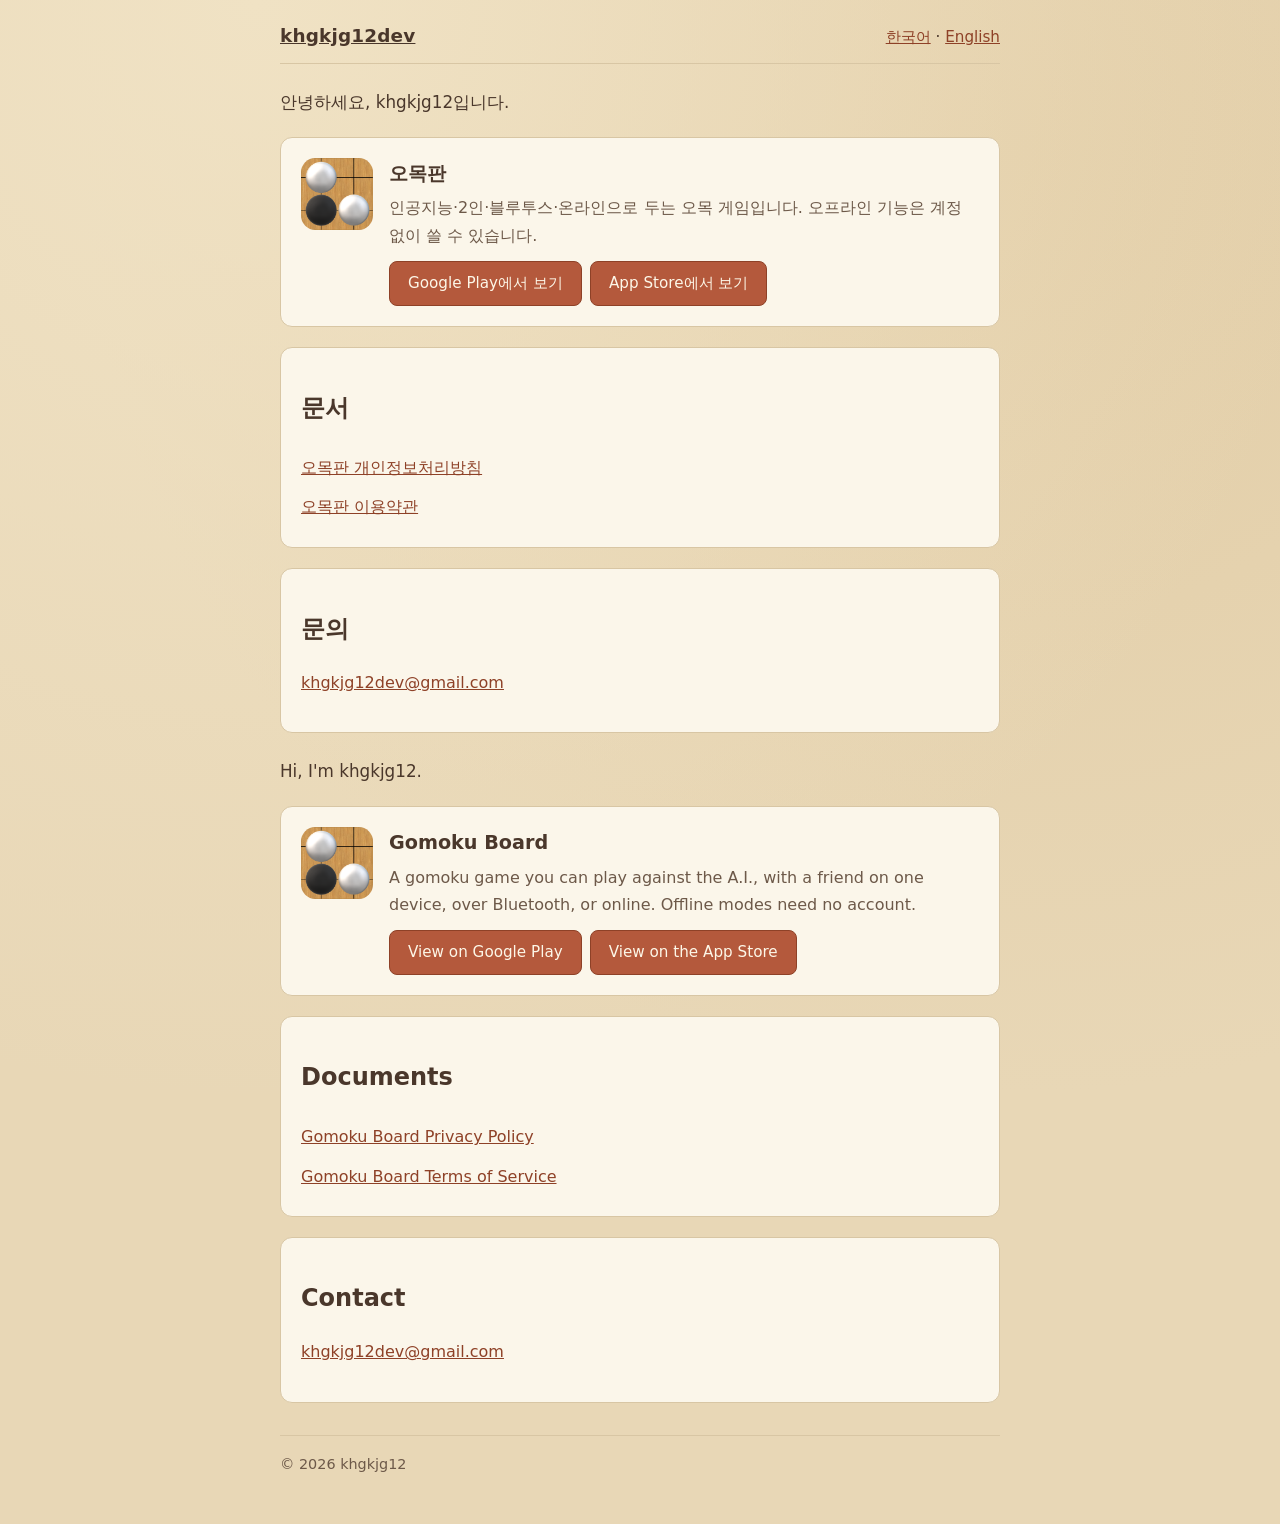
<file: index.html>
<!doctype html>
<html lang="ko">
  <head>
    <meta charset="utf-8" />
    <meta name="viewport" content="width=device-width, initial-scale=1" />
    <title>khgkjg12dev</title>
    <meta
      name="description"
      content="khgkjg12의 개발자 홈. 안드로이드 오목 게임 '오목판'과 개인정보처리방침·이용약관을 안내합니다."
    />
    <link rel="icon" href="assets/gomoku-icon.png" />
    <link rel="stylesheet" href="style.css" />
  </head>
  <body>
    <div class="wrap">
      <header class="site-head">
        <p class="site-title"><a href="/">khgkjg12dev</a></p>
        <nav class="lang-nav">
          <a href="#ko">한국어</a> · <a href="#en">English</a>
        </nav>
      </header>

      <main>
        <section id="ko" lang="ko">
          <p class="intro">안녕하세요, khgkjg12입니다.</p>

          <section class="card app-card">
            <img src="assets/gomoku-icon.png" alt="오목판 앱 아이콘" width="72" height="72" />
            <div>
              <h2>오목판</h2>
              <p>
                인공지능·2인·블루투스·온라인으로 두는 오목 게임입니다. 오프라인
                기능은 계정 없이 쓸 수 있습니다.
              </p>
              <div class="store-buttons">
                <a
                  class="button"
                  href="https://play.google.com/store/apps/details?id=com.khgkjg12.gomoku"
                  >Google Play에서 보기</a
                >
                <a
                  class="button"
                  href="https://apps.apple.com/app/id6825768193"
                  >App Store에서 보기</a
                >
              </div>
            </div>
          </section>

          <section class="card">
            <h2>문서</h2>
            <ul class="links">
              <li><a href="/gomoku/privacy/">오목판 개인정보처리방침</a></li>
              <li><a href="/gomoku/terms/">오목판 이용약관</a></li>
            </ul>
          </section>

          <section class="card contact">
            <h2>문의</h2>
            <p>
              <a href="mailto:khgkjg12dev@gmail.com">khgkjg12dev@gmail.com</a>
            </p>
          </section>
        </section>

        <section id="en" lang="en">
          <p class="intro">Hi, I'm khgkjg12.</p>

          <section class="card app-card">
            <img src="assets/gomoku-icon.png" alt="Gomoku Board app icon" width="72" height="72" />
            <div>
              <h2>Gomoku Board</h2>
              <p>
                A gomoku game you can play against the A.I., with a friend on
                one device, over Bluetooth, or online. Offline modes need no
                account.
              </p>
              <div class="store-buttons">
                <a
                  class="button"
                  href="https://play.google.com/store/apps/details?id=com.khgkjg12.gomoku"
                  >View on Google Play</a
                >
                <a
                  class="button"
                  href="https://apps.apple.com/app/id6825768193"
                  >View on the App Store</a
                >
              </div>
            </div>
          </section>

          <section class="card">
            <h2>Documents</h2>
            <ul class="links">
              <li><a href="/gomoku/privacy/#en">Gomoku Board Privacy Policy</a></li>
              <li><a href="/gomoku/terms/#en">Gomoku Board Terms of Service</a></li>
            </ul>
          </section>

          <section class="card contact">
            <h2>Contact</h2>
            <p>
              <a href="mailto:khgkjg12dev@gmail.com">khgkjg12dev@gmail.com</a>
            </p>
          </section>
        </section>
      </main>

      <footer class="site-foot">© 2026 khgkjg12</footer>
    </div>
  </body>
</html>
</file>
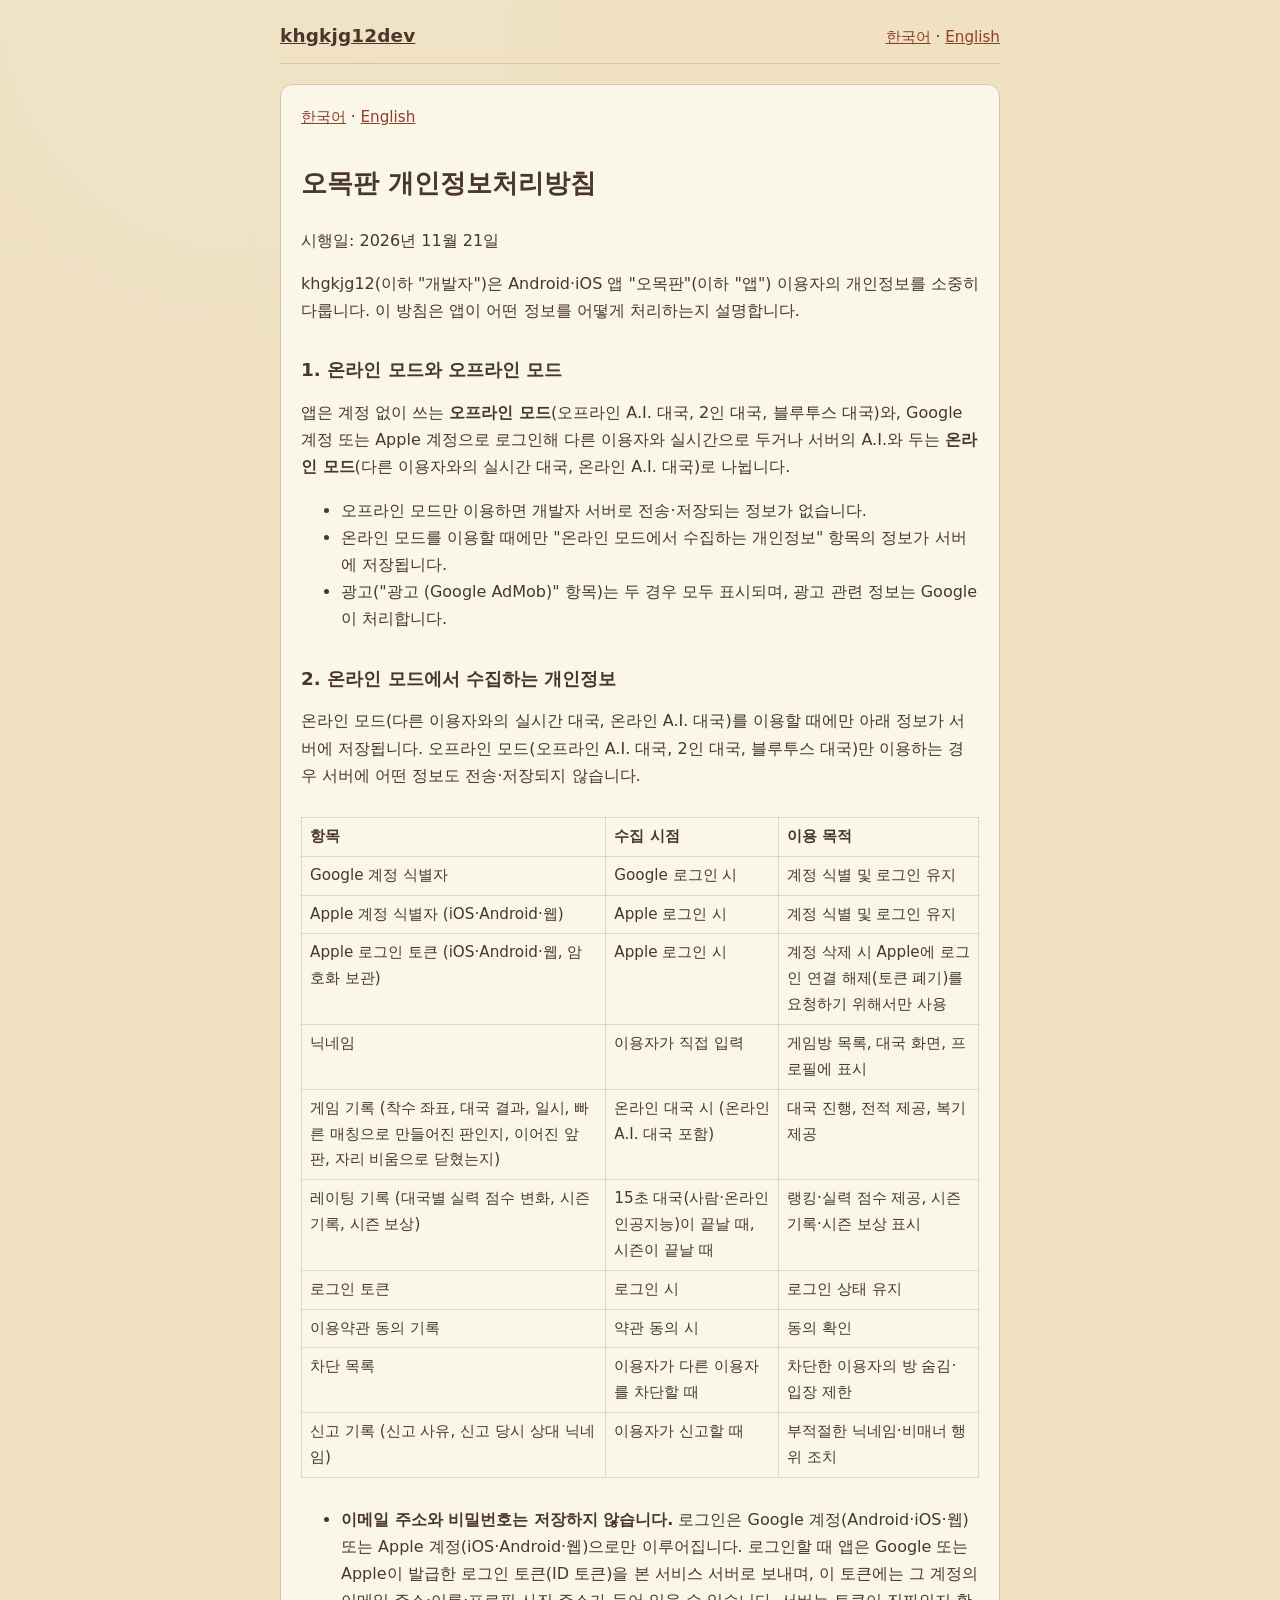
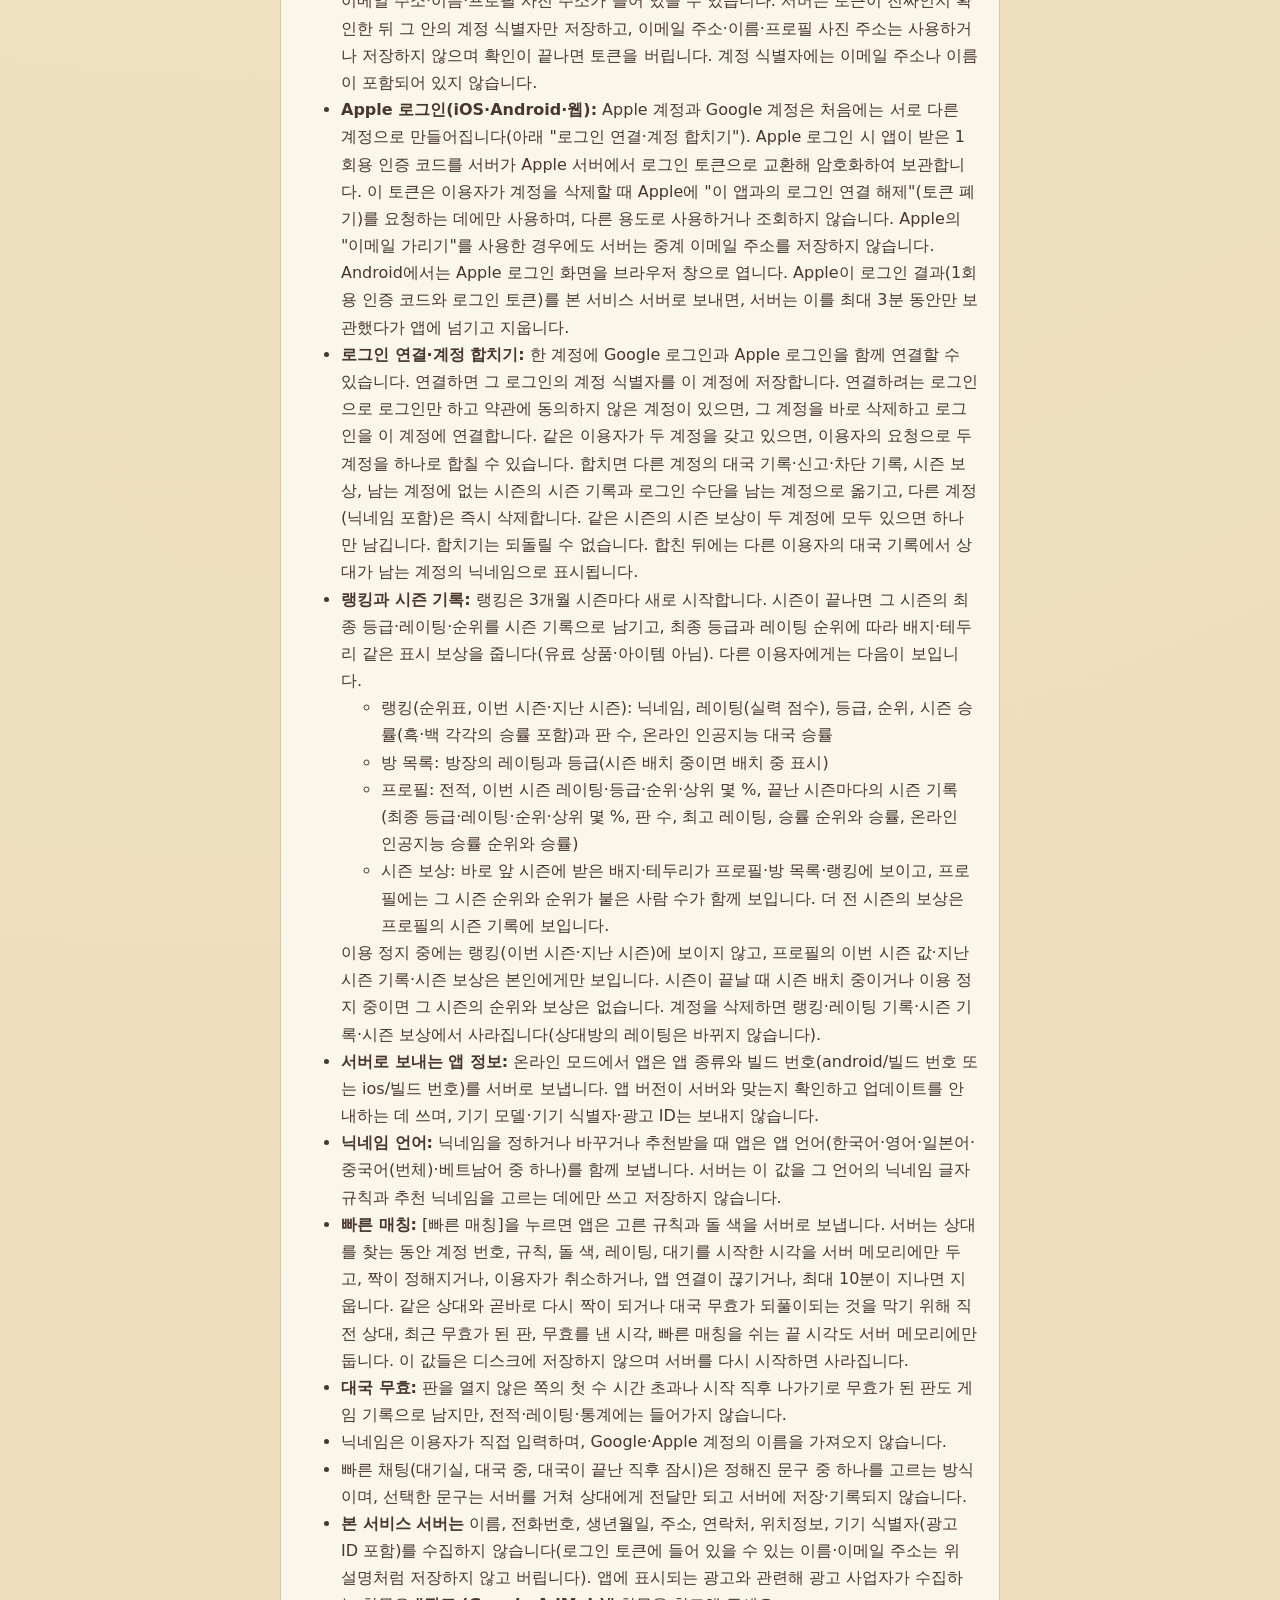
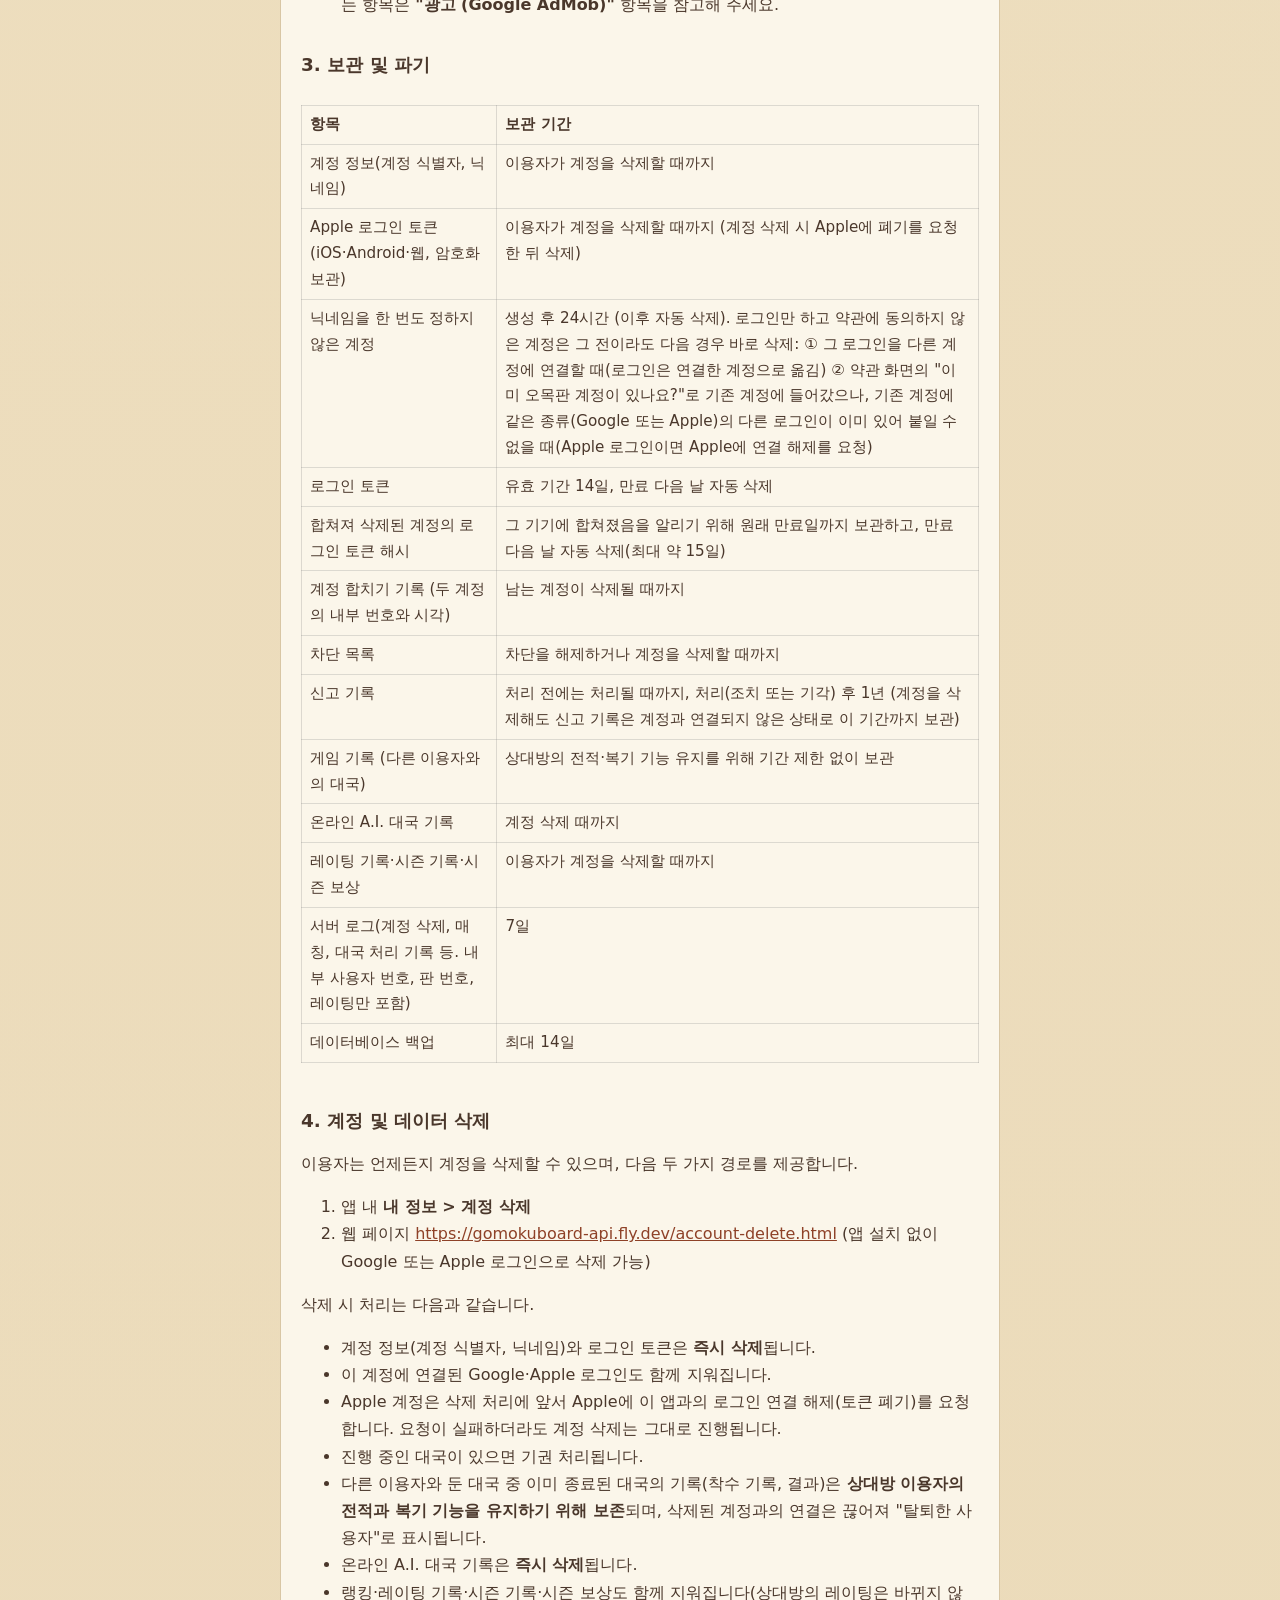
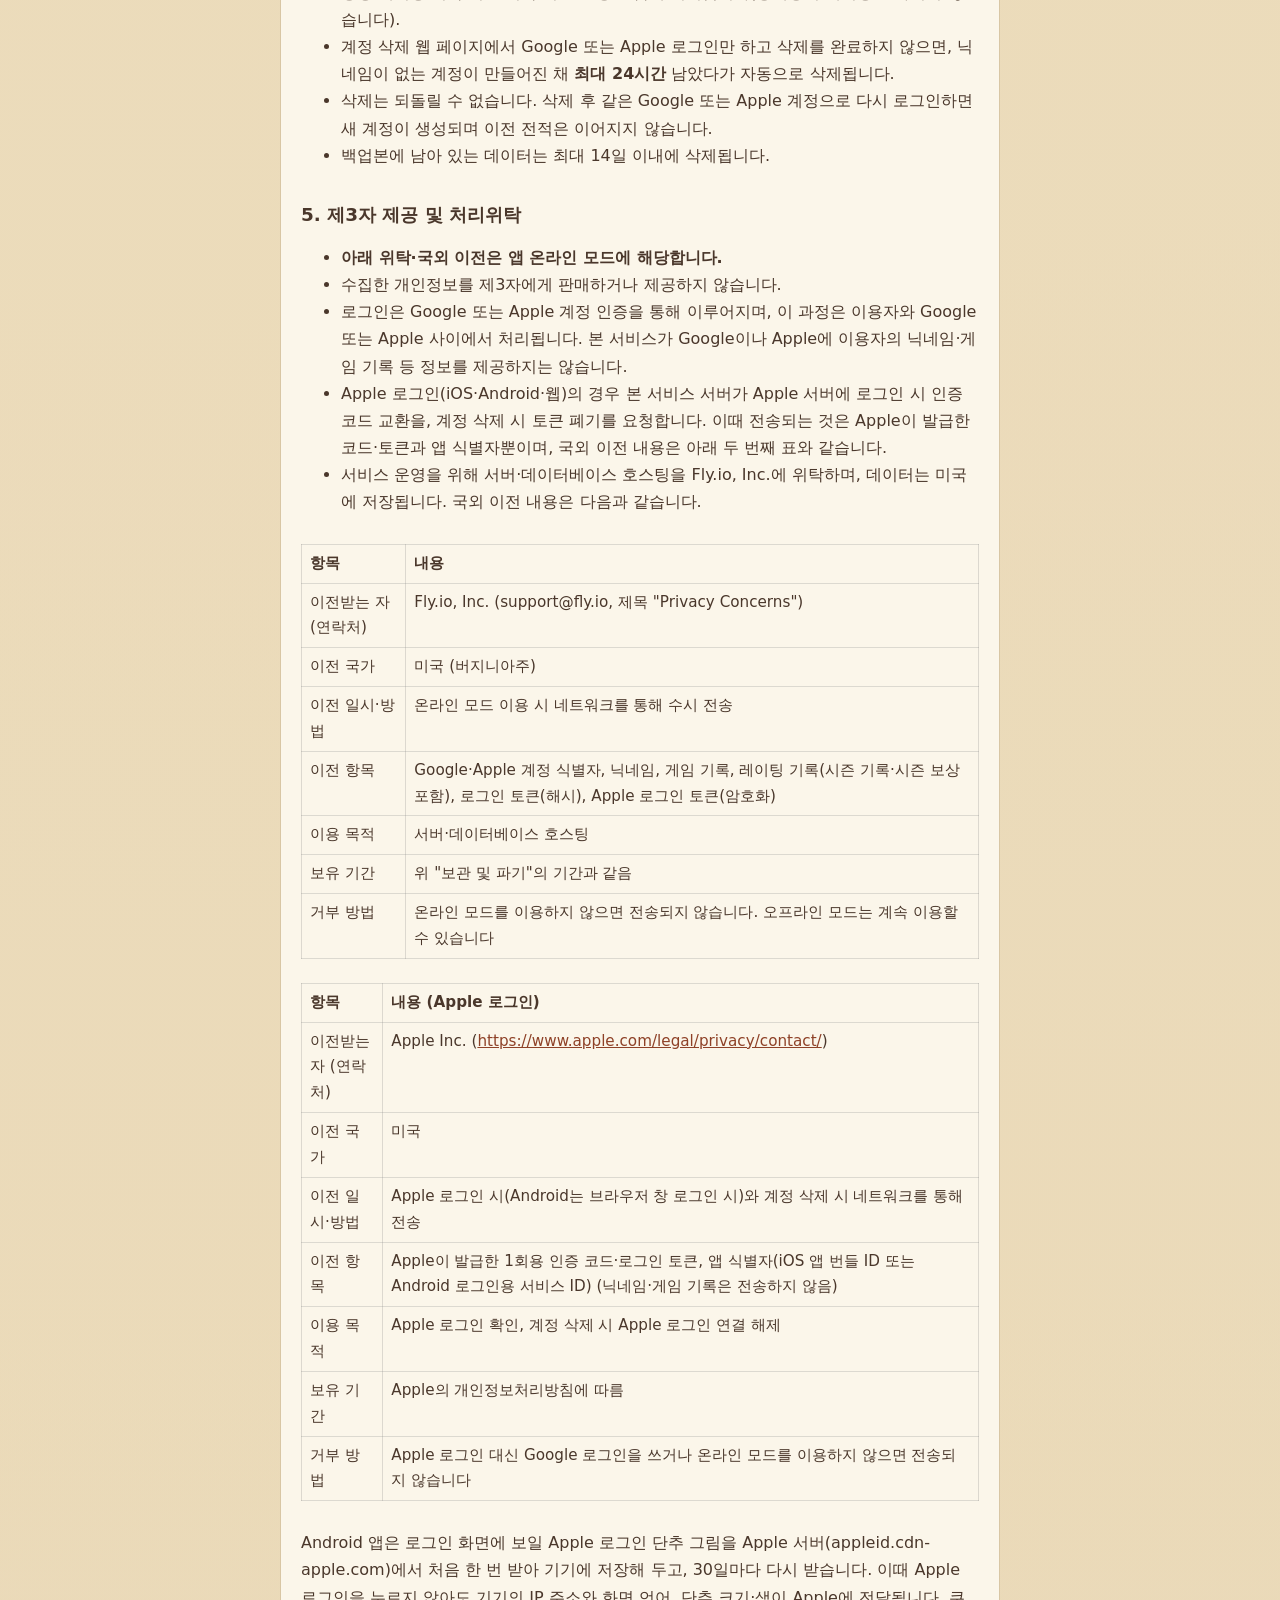
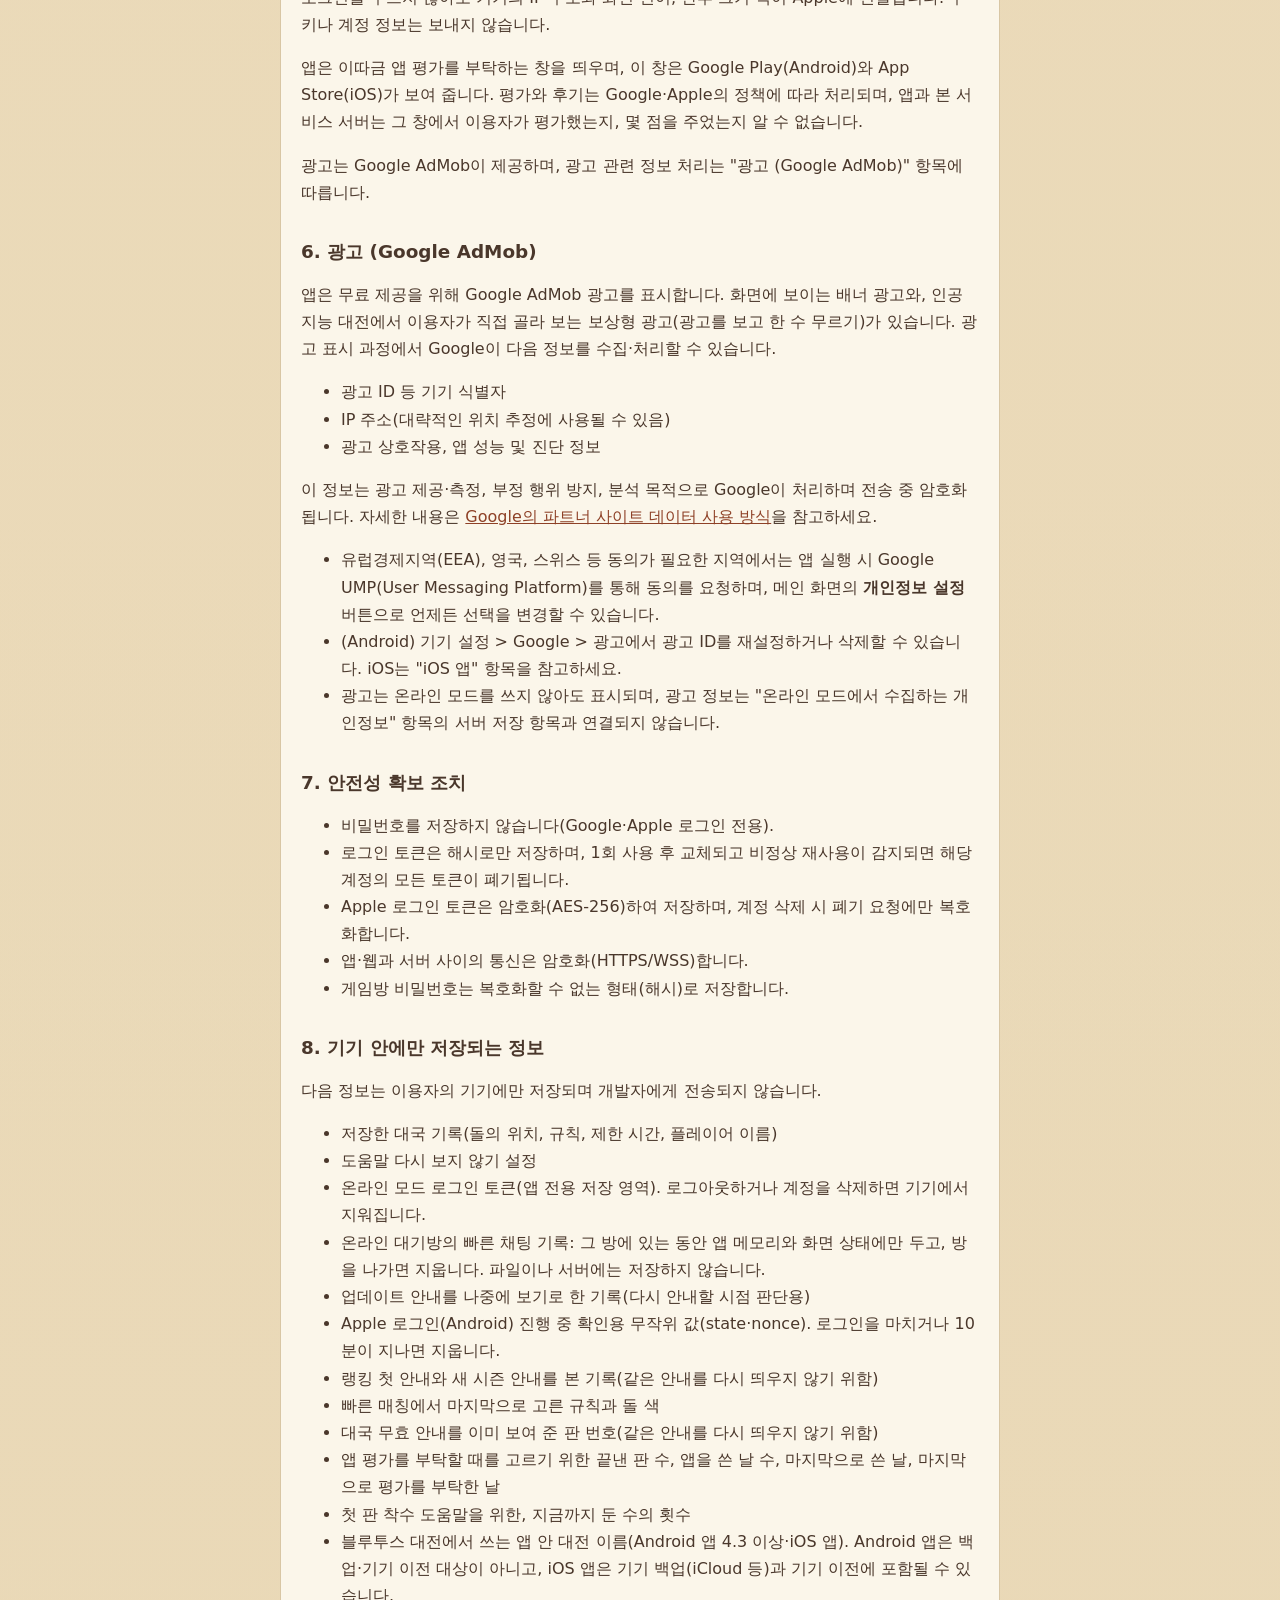
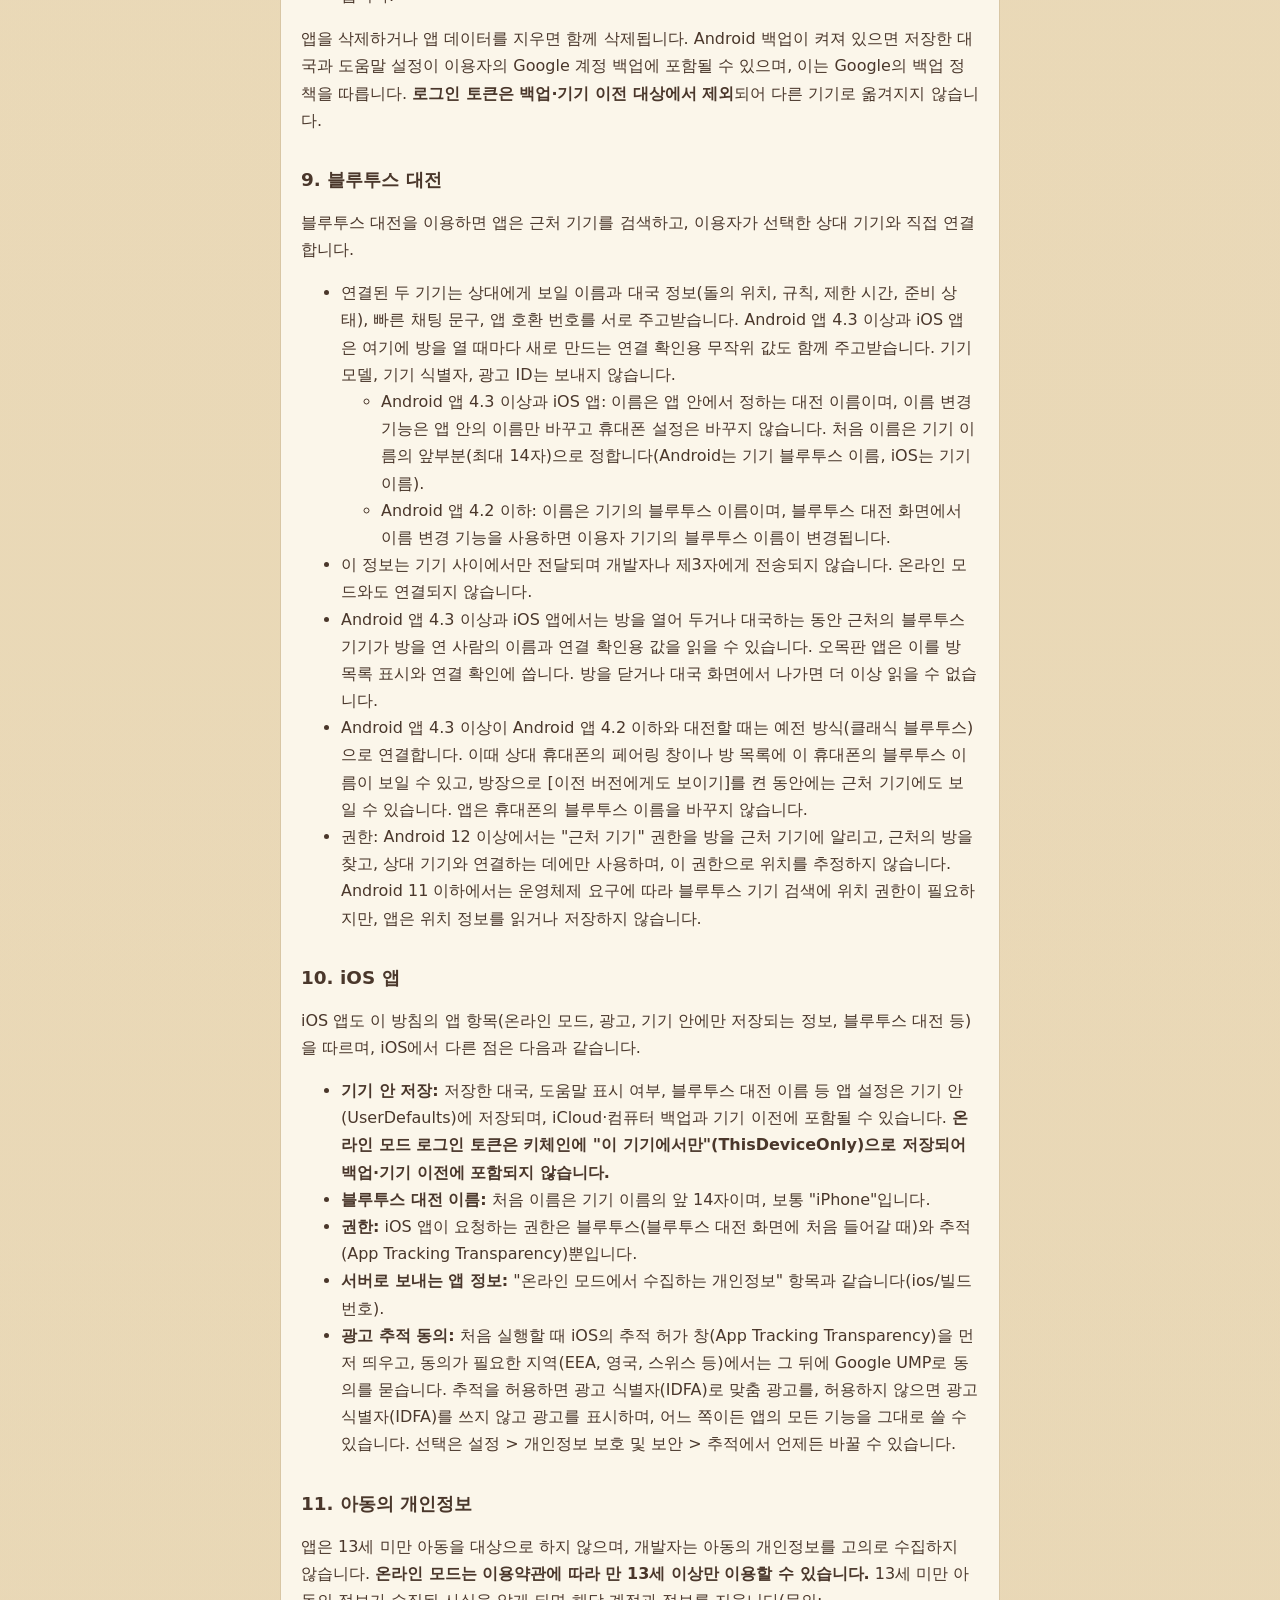
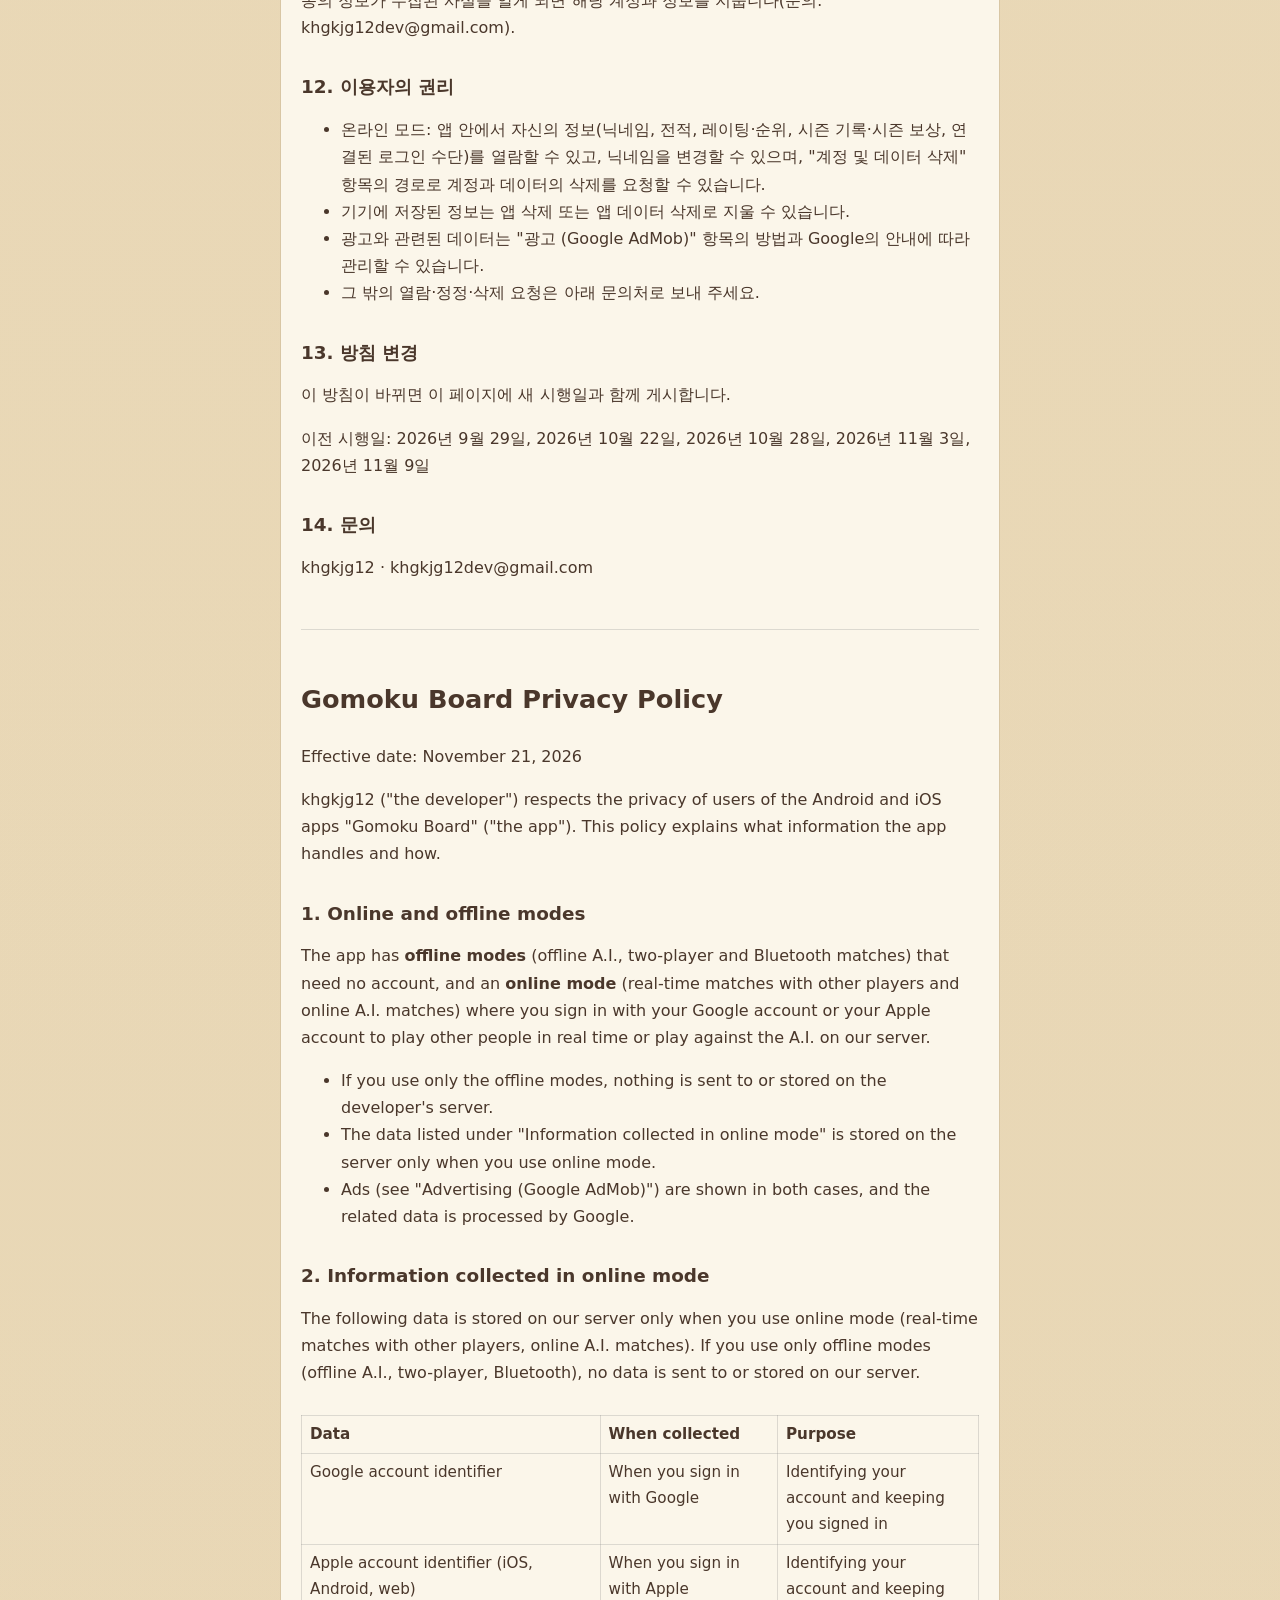
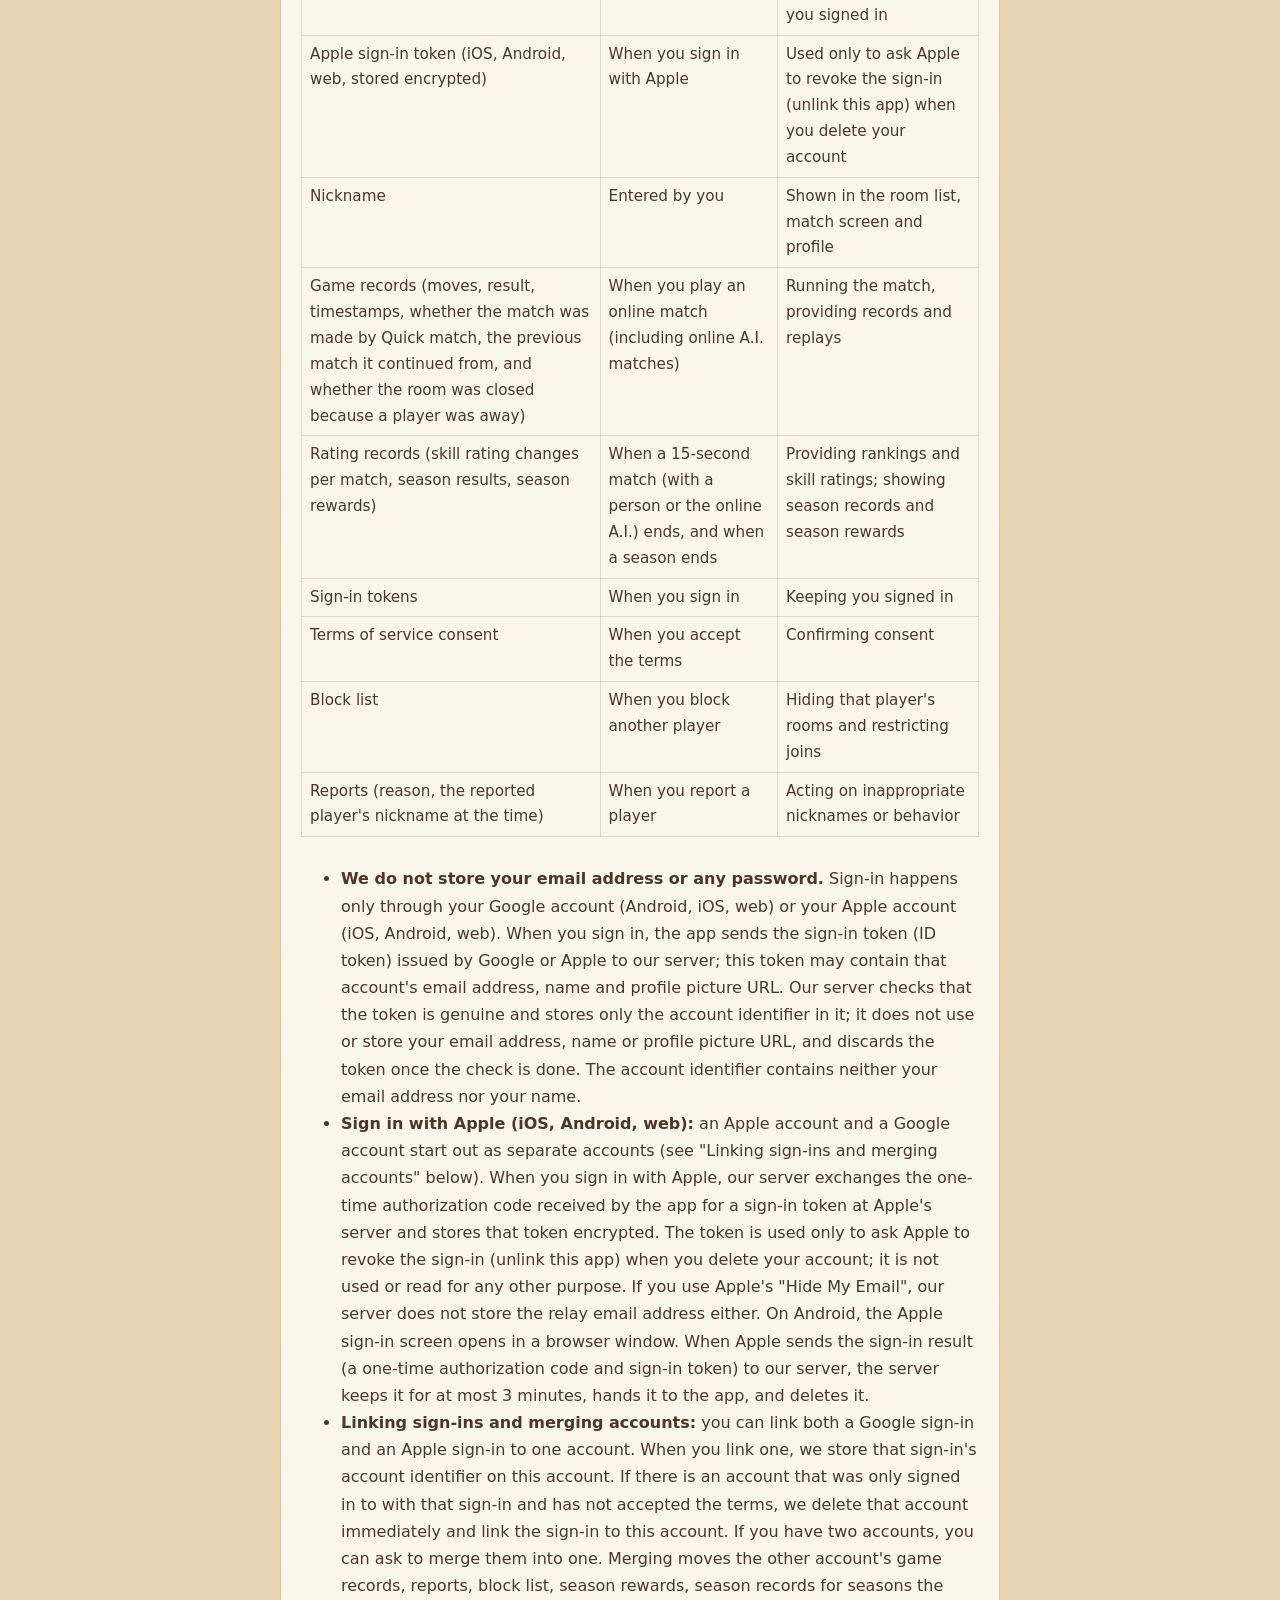
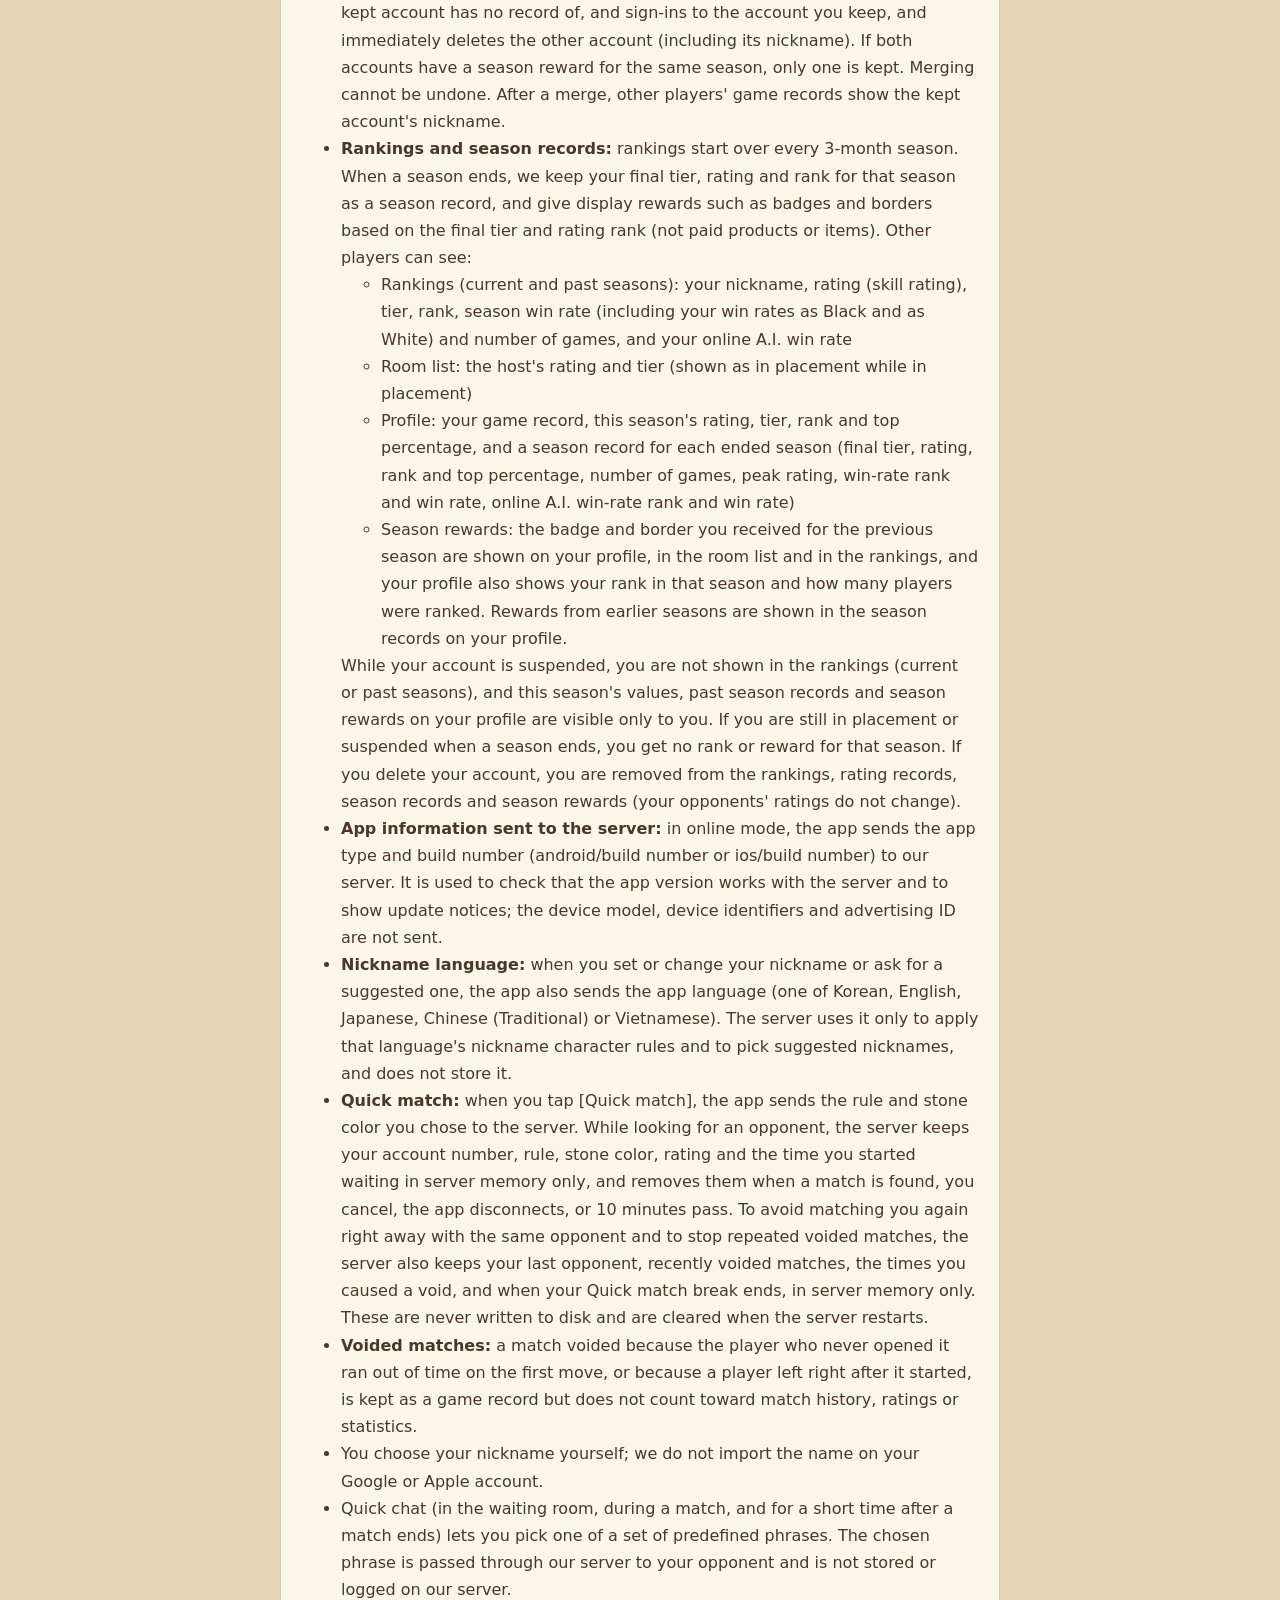
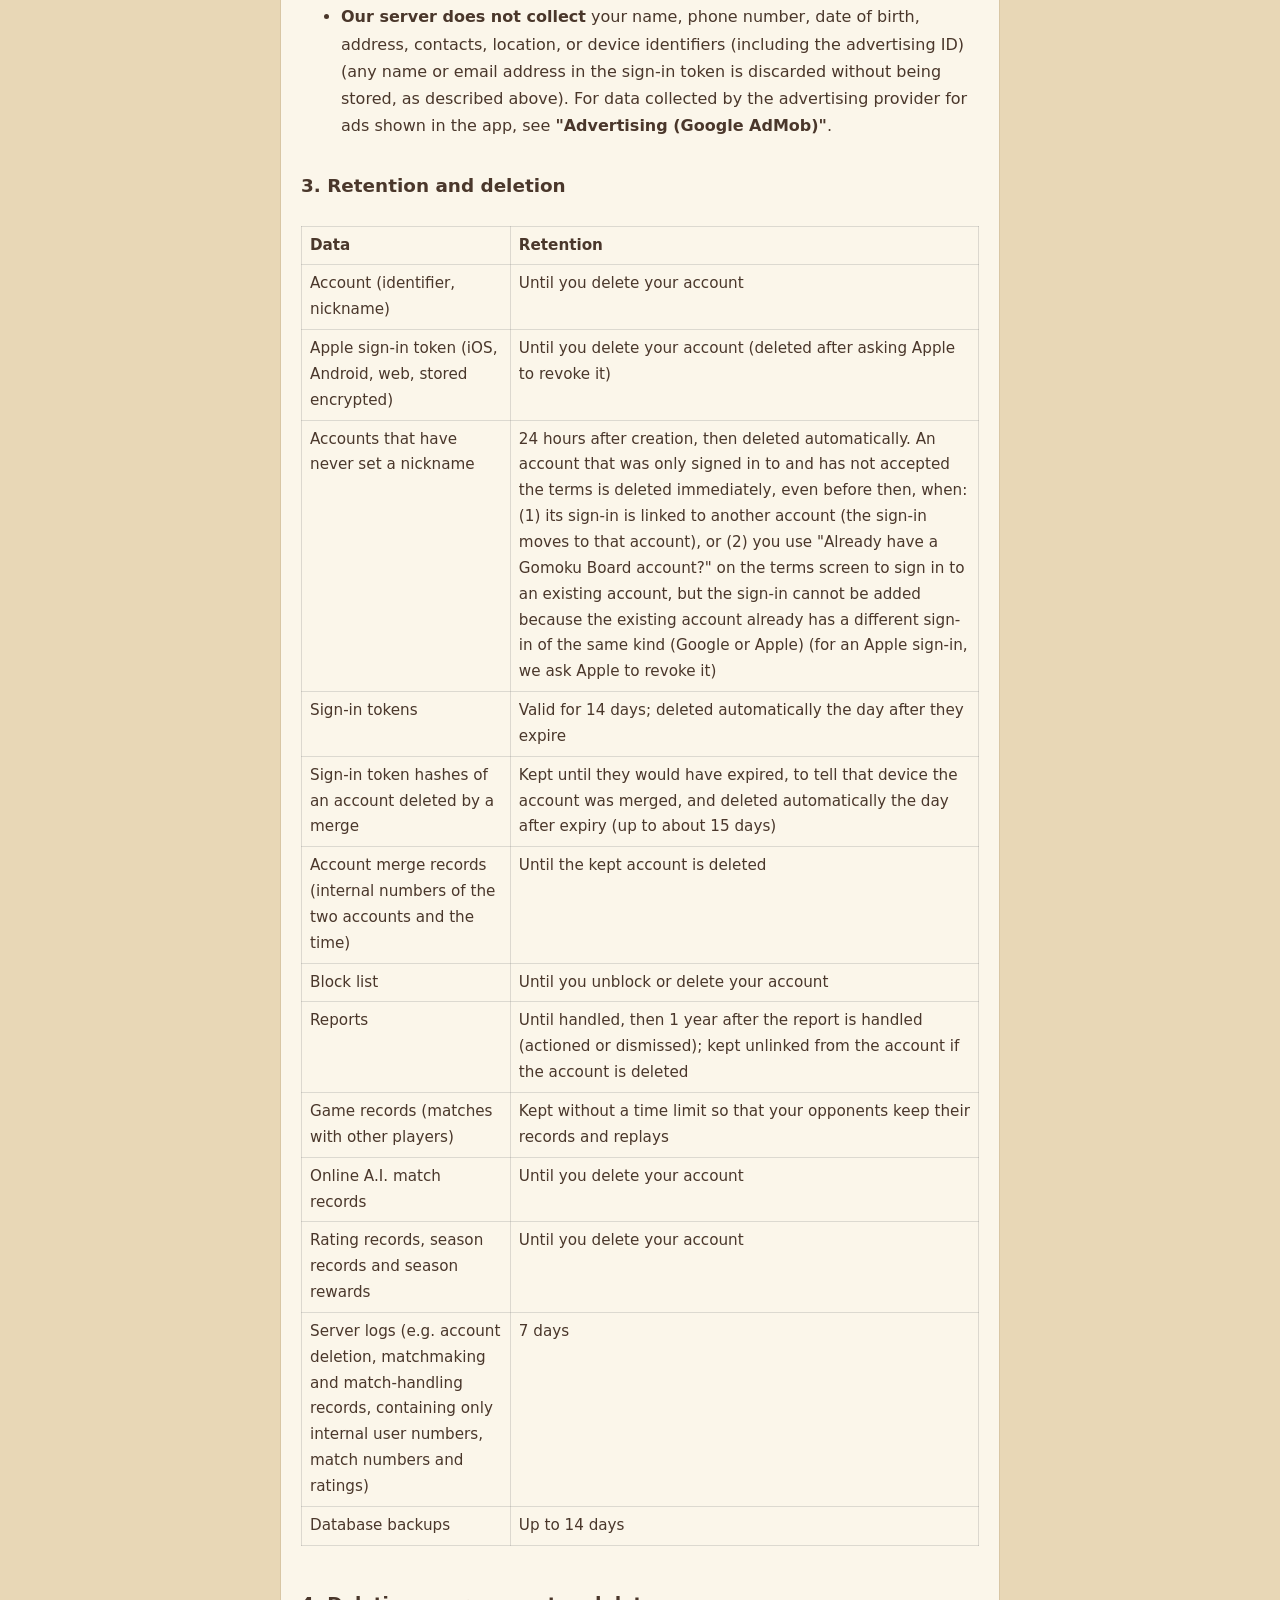
<file: gomoku/privacy/index.html>
<!doctype html>
<html lang="ko">
  <head>
    <meta charset="utf-8" />
    <meta name="viewport" content="width=device-width, initial-scale=1" />
    <title>오목판 개인정보처리방침 | khgkjg12dev</title>
    <meta name="description" content="오목판 앱의 개인정보처리방침(시행일 2026년 11월 21일). 한국어·English." />
    <link rel="icon" href="/assets/gomoku-icon.png" />
    <link rel="stylesheet" href="/style.css" />
  </head>
  <body>
    <div class="wrap">
      <header class="site-head">
        <p class="site-title"><a href="/">khgkjg12dev</a></p>
        <nav class="lang-nav"><a href="#ko">한국어</a> · <a href="#en">English</a></nav>
      </header>

      <main class="doc">
<!-- 아래 본문은 블로그 게시본(docs/privacy_policy_blog.html)을 문장 그대로 옮긴 것이다. 내용은 고치지 않는다. -->
<style>
  .gomoku-privacy { line-height: 1.7; }
  .gomoku-privacy h1 { font-size: 1.6em; margin-top: 1.2em; }
  .gomoku-privacy h2 { font-size: 1.15em; margin-top: 1.8em; }
  .gomoku-privacy nav { font-size: 0.95em; }
  .gomoku-privacy hr { margin: 48px 0; border: 0; border-top: 1px solid #8884; }
  .gomoku-privacy code { font-size: 0.9em; }
  .gomoku-privacy table { border-collapse: collapse; width: 100%; margin: 12px 0; font-size: 0.95em; }
  .gomoku-privacy th, .gomoku-privacy td { border: 1px solid #8884; padding: 6px 8px; text-align: left; vertical-align: top; }
  .gomoku-privacy th { font-weight: 600; }
  .gomoku-privacy .table-wrap { overflow-x: auto; }
</style>
<div class="gomoku-privacy">

<nav><a href="#ko">한국어</a> · <a href="#en">English</a></nav>

<section id="ko" lang="ko">
<h1>오목판 개인정보처리방침</h1>
<p>시행일: 2026년 11월 21일</p>
<p>khgkjg12(이하 "개발자")은 Android·iOS 앱 "오목판"(이하 "앱") 이용자의 개인정보를 소중히 다룹니다. 이 방침은 앱이 어떤 정보를 어떻게 처리하는지 설명합니다.</p>

<h2>1. 온라인 모드와 오프라인 모드</h2>
<p>앱은 계정 없이 쓰는 <strong>오프라인 모드</strong>(오프라인 A.I. 대국, 2인 대국, 블루투스 대국)와, Google 계정 또는 Apple 계정으로 로그인해 다른 이용자와 실시간으로 두거나 서버의 A.I.와 두는 <strong>온라인 모드</strong>(다른 이용자와의 실시간 대국, 온라인 A.I. 대국)로 나뉩니다.</p>
<ul>
  <li>오프라인 모드만 이용하면 개발자 서버로 전송·저장되는 정보가 없습니다.</li>
  <li>온라인 모드를 이용할 때에만 "온라인 모드에서 수집하는 개인정보" 항목의 정보가 서버에 저장됩니다.</li>
  <li>광고("광고 (Google AdMob)" 항목)는 두 경우 모두 표시되며, 광고 관련 정보는 Google이 처리합니다.</li>
</ul>

<h2>2. 온라인 모드에서 수집하는 개인정보</h2>
<p>온라인 모드(다른 이용자와의 실시간 대국, 온라인 A.I. 대국)를 이용할 때에만 아래 정보가 서버에 저장됩니다. 오프라인 모드(오프라인 A.I. 대국, 2인 대국, 블루투스 대국)만 이용하는 경우 서버에 어떤 정보도 전송·저장되지 않습니다.</p>
<div class="table-wrap"><table>
  <tr><th>항목</th><th>수집 시점</th><th>이용 목적</th></tr>
  <tr><td>Google 계정 식별자</td><td>Google 로그인 시</td><td>계정 식별 및 로그인 유지</td></tr>
  <tr><td>Apple 계정 식별자 (iOS·Android·웹)</td><td>Apple 로그인 시</td><td>계정 식별 및 로그인 유지</td></tr>
  <tr><td>Apple 로그인 토큰 (iOS·Android·웹, 암호화 보관)</td><td>Apple 로그인 시</td><td>계정 삭제 시 Apple에 로그인 연결 해제(토큰 폐기)를 요청하기 위해서만 사용</td></tr>
  <tr><td>닉네임</td><td>이용자가 직접 입력</td><td>게임방 목록, 대국 화면, 프로필에 표시</td></tr>
  <tr><td>게임 기록 (착수 좌표, 대국 결과, 일시, 빠른 매칭으로 만들어진 판인지, 이어진 앞 판, 자리 비움으로 닫혔는지)</td><td>온라인 대국 시 (온라인 A.I. 대국 포함)</td><td>대국 진행, 전적 제공, 복기 제공</td></tr>
  <tr><td>레이팅 기록 (대국별 실력 점수 변화, 시즌 기록, 시즌 보상)</td><td>15초 대국(사람·온라인 인공지능)이 끝날 때, 시즌이 끝날 때</td><td>랭킹·실력 점수 제공, 시즌 기록·시즌 보상 표시</td></tr>
  <tr><td>로그인 토큰</td><td>로그인 시</td><td>로그인 상태 유지</td></tr>
  <tr><td>이용약관 동의 기록</td><td>약관 동의 시</td><td>동의 확인</td></tr>
  <tr><td>차단 목록</td><td>이용자가 다른 이용자를 차단할 때</td><td>차단한 이용자의 방 숨김·입장 제한</td></tr>
  <tr><td>신고 기록 (신고 사유, 신고 당시 상대 닉네임)</td><td>이용자가 신고할 때</td><td>부적절한 닉네임·비매너 행위 조치</td></tr>
</table></div>
<ul>
  <li><strong>이메일 주소와 비밀번호는 저장하지 않습니다.</strong> 로그인은 Google 계정(Android·iOS·웹) 또는 Apple 계정(iOS·Android·웹)으로만 이루어집니다. 로그인할 때 앱은 Google 또는 Apple이 발급한 로그인 토큰(ID 토큰)을 본 서비스 서버로 보내며, 이 토큰에는 그 계정의 이메일 주소·이름·프로필 사진 주소가 들어 있을 수 있습니다. 서버는 토큰이 진짜인지 확인한 뒤 그 안의 계정 식별자만 저장하고, 이메일 주소·이름·프로필 사진 주소는 사용하거나 저장하지 않으며 확인이 끝나면 토큰을 버립니다. 계정 식별자에는 이메일 주소나 이름이 포함되어 있지 않습니다.</li>
  <li><strong>Apple 로그인(iOS·Android·웹):</strong> Apple 계정과 Google 계정은 처음에는 서로 다른 계정으로 만들어집니다(아래 "로그인 연결·계정 합치기"). Apple 로그인 시 앱이 받은 1회용 인증 코드를 서버가 Apple 서버에서 로그인 토큰으로 교환해 암호화하여 보관합니다. 이 토큰은 이용자가 계정을 삭제할 때 Apple에 "이 앱과의 로그인 연결 해제"(토큰 폐기)를 요청하는 데에만 사용하며, 다른 용도로 사용하거나 조회하지 않습니다. Apple의 "이메일 가리기"를 사용한 경우에도 서버는 중계 이메일 주소를 저장하지 않습니다. Android에서는 Apple 로그인 화면을 브라우저 창으로 엽니다. Apple이 로그인 결과(1회용 인증 코드와 로그인 토큰)를 본 서비스 서버로 보내면, 서버는 이를 최대 3분 동안만 보관했다가 앱에 넘기고 지웁니다.</li>
  <li><strong>로그인 연결·계정 합치기:</strong> 한 계정에 Google 로그인과 Apple 로그인을 함께 연결할 수 있습니다. 연결하면 그 로그인의 계정 식별자를 이 계정에 저장합니다. 연결하려는 로그인으로 로그인만 하고 약관에 동의하지 않은 계정이 있으면, 그 계정을 바로 삭제하고 로그인을 이 계정에 연결합니다. 같은 이용자가 두 계정을 갖고 있으면, 이용자의 요청으로 두 계정을 하나로 합칠 수 있습니다. 합치면 다른 계정의 대국 기록·신고·차단 기록, 시즌 보상, 남는 계정에 없는 시즌의 시즌 기록과 로그인 수단을 남는 계정으로 옮기고, 다른 계정(닉네임 포함)은 즉시 삭제합니다. 같은 시즌의 시즌 보상이 두 계정에 모두 있으면 하나만 남깁니다. 합치기는 되돌릴 수 없습니다. 합친 뒤에는 다른 이용자의 대국 기록에서 상대가 남는 계정의 닉네임으로 표시됩니다.</li>
  <li><strong>랭킹과 시즌 기록:</strong> 랭킹은 3개월 시즌마다 새로 시작합니다. 시즌이 끝나면 그 시즌의 최종 등급·레이팅·순위를 시즌 기록으로 남기고, 최종 등급과 레이팅 순위에 따라 배지·테두리 같은 표시 보상을 줍니다(유료 상품·아이템 아님). 다른 이용자에게는 다음이 보입니다.
    <ul>
      <li>랭킹(순위표, 이번 시즌·지난 시즌): 닉네임, 레이팅(실력 점수), 등급, 순위, 시즌 승률(흑·백 각각의 승률 포함)과 판 수, 온라인 인공지능 대국 승률</li>
      <li>방 목록: 방장의 레이팅과 등급(시즌 배치 중이면 배치 중 표시)</li>
      <li>프로필: 전적, 이번 시즌 레이팅·등급·순위·상위 몇 %, 끝난 시즌마다의 시즌 기록(최종 등급·레이팅·순위·상위 몇 %, 판 수, 최고 레이팅, 승률 순위와 승률, 온라인 인공지능 승률 순위와 승률)</li>
      <li>시즌 보상: 바로 앞 시즌에 받은 배지·테두리가 프로필·방 목록·랭킹에 보이고, 프로필에는 그 시즌 순위와 순위가 붙은 사람 수가 함께 보입니다. 더 전 시즌의 보상은 프로필의 시즌 기록에 보입니다.</li>
    </ul>
    이용 정지 중에는 랭킹(이번 시즌·지난 시즌)에 보이지 않고, 프로필의 이번 시즌 값·지난 시즌 기록·시즌 보상은 본인에게만 보입니다. 시즌이 끝날 때 시즌 배치 중이거나 이용 정지 중이면 그 시즌의 순위와 보상은 없습니다. 계정을 삭제하면 랭킹·레이팅 기록·시즌 기록·시즌 보상에서 사라집니다(상대방의 레이팅은 바뀌지 않습니다).</li>
  <li><strong>서버로 보내는 앱 정보:</strong> 온라인 모드에서 앱은 앱 종류와 빌드 번호(android/빌드 번호 또는 ios/빌드 번호)를 서버로 보냅니다. 앱 버전이 서버와 맞는지 확인하고 업데이트를 안내하는 데 쓰며, 기기 모델·기기 식별자·광고 ID는 보내지 않습니다.</li>
  <li><strong>닉네임 언어:</strong> 닉네임을 정하거나 바꾸거나 추천받을 때 앱은 앱 언어(한국어·영어·일본어·중국어(번체)·베트남어 중 하나)를 함께 보냅니다. 서버는 이 값을 그 언어의 닉네임 글자 규칙과 추천 닉네임을 고르는 데에만 쓰고 저장하지 않습니다.</li>
  <li><strong>빠른 매칭:</strong> [빠른 매칭]을 누르면 앱은 고른 규칙과 돌 색을 서버로 보냅니다. 서버는 상대를 찾는 동안 계정 번호, 규칙, 돌 색, 레이팅, 대기를 시작한 시각을 서버 메모리에만 두고, 짝이 정해지거나, 이용자가 취소하거나, 앱 연결이 끊기거나, 최대 10분이 지나면 지웁니다. 같은 상대와 곧바로 다시 짝이 되거나 대국 무효가 되풀이되는 것을 막기 위해 직전 상대, 최근 무효가 된 판, 무효를 낸 시각, 빠른 매칭을 쉬는 끝 시각도 서버 메모리에만 둡니다. 이 값들은 디스크에 저장하지 않으며 서버를 다시 시작하면 사라집니다.</li>
  <li><strong>대국 무효:</strong> 판을 열지 않은 쪽의 첫 수 시간 초과나 시작 직후 나가기로 무효가 된 판도 게임 기록으로 남지만, 전적·레이팅·통계에는 들어가지 않습니다.</li>
  <li>닉네임은 이용자가 직접 입력하며, Google·Apple 계정의 이름을 가져오지 않습니다.</li>
  <li>빠른 채팅(대기실, 대국 중, 대국이 끝난 직후 잠시)은 정해진 문구 중 하나를 고르는 방식이며, 선택한 문구는 서버를 거쳐 상대에게 전달만 되고 서버에 저장·기록되지 않습니다.</li>
  <li><strong>본 서비스 서버는</strong> 이름, 전화번호, 생년월일, 주소, 연락처, 위치정보, 기기 식별자(광고 ID 포함)를 수집하지 않습니다(로그인 토큰에 들어 있을 수 있는 이름·이메일 주소는 위 설명처럼 저장하지 않고 버립니다). 앱에 표시되는 광고와 관련해 광고 사업자가 수집하는 항목은 <strong>"광고 (Google AdMob)"</strong> 항목을 참고해 주세요.</li>
</ul>

<h2>3. 보관 및 파기</h2>
<div class="table-wrap"><table>
  <tr><th>항목</th><th>보관 기간</th></tr>
  <tr><td>계정 정보(계정 식별자, 닉네임)</td><td>이용자가 계정을 삭제할 때까지</td></tr>
  <tr><td>Apple 로그인 토큰 (iOS·Android·웹, 암호화 보관)</td><td>이용자가 계정을 삭제할 때까지 (계정 삭제 시 Apple에 폐기를 요청한 뒤 삭제)</td></tr>
  <tr><td>닉네임을 한 번도 정하지 않은 계정</td><td>생성 후 24시간 (이후 자동 삭제). 로그인만 하고 약관에 동의하지 않은 계정은 그 전이라도 다음 경우 바로 삭제: ① 그 로그인을 다른 계정에 연결할 때(로그인은 연결한 계정으로 옮김) ② 약관 화면의 "이미 오목판 계정이 있나요?"로 기존 계정에 들어갔으나, 기존 계정에 같은 종류(Google 또는 Apple)의 다른 로그인이 이미 있어 붙일 수 없을 때(Apple 로그인이면 Apple에 연결 해제를 요청)</td></tr>
  <tr><td>로그인 토큰</td><td>유효 기간 14일, 만료 다음 날 자동 삭제</td></tr>
  <tr><td>합쳐져 삭제된 계정의 로그인 토큰 해시</td><td>그 기기에 합쳐졌음을 알리기 위해 원래 만료일까지 보관하고, 만료 다음 날 자동 삭제(최대 약 15일)</td></tr>
  <tr><td>계정 합치기 기록 (두 계정의 내부 번호와 시각)</td><td>남는 계정이 삭제될 때까지</td></tr>
  <tr><td>차단 목록</td><td>차단을 해제하거나 계정을 삭제할 때까지</td></tr>
  <tr><td>신고 기록</td><td>처리 전에는 처리될 때까지, 처리(조치 또는 기각) 후 1년 (계정을 삭제해도 신고 기록은 계정과 연결되지 않은 상태로 이 기간까지 보관)</td></tr>
  <tr><td>게임 기록 (다른 이용자와의 대국)</td><td>상대방의 전적·복기 기능 유지를 위해 기간 제한 없이 보관</td></tr>
  <tr><td>온라인 A.I. 대국 기록</td><td>계정 삭제 때까지</td></tr>
  <tr><td>레이팅 기록·시즌 기록·시즌 보상</td><td>이용자가 계정을 삭제할 때까지</td></tr>
  <tr><td>서버 로그(계정 삭제, 매칭, 대국 처리 기록 등. 내부 사용자 번호, 판 번호, 레이팅만 포함)</td><td>7일</td></tr>
  <tr><td>데이터베이스 백업</td><td>최대 14일</td></tr>
</table></div>

<h2>4. 계정 및 데이터 삭제</h2>
<p>이용자는 언제든지 계정을 삭제할 수 있으며, 다음 두 가지 경로를 제공합니다.</p>
<ol>
  <li>앱 내 <strong>내 정보 &gt; 계정 삭제</strong></li>
  <li>웹 페이지 <a href="https://gomokuboard-api.fly.dev/account-delete.html">https://gomokuboard-api.fly.dev/account-delete.html</a> (앱 설치 없이 Google 또는 Apple 로그인으로 삭제 가능)</li>
</ol>
<p>삭제 시 처리는 다음과 같습니다.</p>
<ul>
  <li>계정 정보(계정 식별자, 닉네임)와 로그인 토큰은 <strong>즉시 삭제</strong>됩니다.</li>
  <li>이 계정에 연결된 Google·Apple 로그인도 함께 지워집니다.</li>
  <li>Apple 계정은 삭제 처리에 앞서 Apple에 이 앱과의 로그인 연결 해제(토큰 폐기)를 요청합니다. 요청이 실패하더라도 계정 삭제는 그대로 진행됩니다.</li>
  <li>진행 중인 대국이 있으면 기권 처리됩니다.</li>
  <li>다른 이용자와 둔 대국 중 이미 종료된 대국의 기록(착수 기록, 결과)은 <strong>상대방 이용자의 전적과 복기 기능을 유지하기 위해 보존</strong>되며, 삭제된 계정과의 연결은 끊어져 "탈퇴한 사용자"로 표시됩니다.</li>
  <li>온라인 A.I. 대국 기록은 <strong>즉시 삭제</strong>됩니다.</li>
  <li>랭킹·레이팅 기록·시즌 기록·시즌 보상도 함께 지워집니다(상대방의 레이팅은 바뀌지 않습니다).</li>
  <li>계정 삭제 웹 페이지에서 Google 또는 Apple 로그인만 하고 삭제를 완료하지 않으면, 닉네임이 없는 계정이 만들어진 채 <strong>최대 24시간</strong> 남았다가 자동으로 삭제됩니다.</li>
  <li>삭제는 되돌릴 수 없습니다. 삭제 후 같은 Google 또는 Apple 계정으로 다시 로그인하면 새 계정이 생성되며 이전 전적은 이어지지 않습니다.</li>
  <li>백업본에 남아 있는 데이터는 최대 14일 이내에 삭제됩니다.</li>
</ul>

<h2>5. 제3자 제공 및 처리위탁</h2>
<ul>
  <li><strong>아래 위탁·국외 이전은 앱 온라인 모드에 해당합니다.</strong></li>
  <li>수집한 개인정보를 제3자에게 판매하거나 제공하지 않습니다.</li>
  <li>로그인은 Google 또는 Apple 계정 인증을 통해 이루어지며, 이 과정은 이용자와 Google 또는 Apple 사이에서 처리됩니다. 본 서비스가 Google이나 Apple에 이용자의 닉네임·게임 기록 등 정보를 제공하지는 않습니다.</li>
  <li>Apple 로그인(iOS·Android·웹)의 경우 본 서비스 서버가 Apple 서버에 로그인 시 인증 코드 교환을, 계정 삭제 시 토큰 폐기를 요청합니다. 이때 전송되는 것은 Apple이 발급한 코드·토큰과 앱 식별자뿐이며, 국외 이전 내용은 아래 두 번째 표와 같습니다.</li>
  <li>서비스 운영을 위해 서버·데이터베이스 호스팅을 Fly.io, Inc.에 위탁하며, 데이터는 미국에 저장됩니다. 국외 이전 내용은 다음과 같습니다.</li>
</ul>
<div class="table-wrap"><table>
  <tr><th>항목</th><th>내용</th></tr>
  <tr><td>이전받는 자 (연락처)</td><td>Fly.io, Inc. (support@fly.io, 제목 "Privacy Concerns")</td></tr>
  <tr><td>이전 국가</td><td>미국 (버지니아주)</td></tr>
  <tr><td>이전 일시·방법</td><td>온라인 모드 이용 시 네트워크를 통해 수시 전송</td></tr>
  <tr><td>이전 항목</td><td>Google·Apple 계정 식별자, 닉네임, 게임 기록, 레이팅 기록(시즌 기록·시즌 보상 포함), 로그인 토큰(해시), Apple 로그인 토큰(암호화)</td></tr>
  <tr><td>이용 목적</td><td>서버·데이터베이스 호스팅</td></tr>
  <tr><td>보유 기간</td><td>위 "보관 및 파기"의 기간과 같음</td></tr>
  <tr><td>거부 방법</td><td>온라인 모드를 이용하지 않으면 전송되지 않습니다. 오프라인 모드는 계속 이용할 수 있습니다</td></tr>
</table></div>
<div class="table-wrap"><table>
  <tr><th>항목</th><th>내용 (Apple 로그인)</th></tr>
  <tr><td>이전받는 자 (연락처)</td><td>Apple Inc. (<a href="https://www.apple.com/legal/privacy/contact/">https://www.apple.com/legal/privacy/contact/</a>)</td></tr>
  <tr><td>이전 국가</td><td>미국</td></tr>
  <tr><td>이전 일시·방법</td><td>Apple 로그인 시(Android는 브라우저 창 로그인 시)와 계정 삭제 시 네트워크를 통해 전송</td></tr>
  <tr><td>이전 항목</td><td>Apple이 발급한 1회용 인증 코드·로그인 토큰, 앱 식별자(iOS 앱 번들 ID 또는 Android 로그인용 서비스 ID) (닉네임·게임 기록은 전송하지 않음)</td></tr>
  <tr><td>이용 목적</td><td>Apple 로그인 확인, 계정 삭제 시 Apple 로그인 연결 해제</td></tr>
  <tr><td>보유 기간</td><td>Apple의 개인정보처리방침에 따름</td></tr>
  <tr><td>거부 방법</td><td>Apple 로그인 대신 Google 로그인을 쓰거나 온라인 모드를 이용하지 않으면 전송되지 않습니다</td></tr>
</table></div>
<p>Android 앱은 로그인 화면에 보일 Apple 로그인 단추 그림을 Apple 서버(appleid.cdn-apple.com)에서 처음 한 번 받아 기기에 저장해 두고, 30일마다 다시 받습니다. 이때 Apple 로그인을 누르지 않아도 기기의 IP 주소와 화면 언어, 단추 크기·색이 Apple에 전달됩니다. 쿠키나 계정 정보는 보내지 않습니다.</p>
<p>앱은 이따금 앱 평가를 부탁하는 창을 띄우며, 이 창은 Google Play(Android)와 App Store(iOS)가 보여 줍니다. 평가와 후기는 Google·Apple의 정책에 따라 처리되며, 앱과 본 서비스 서버는 그 창에서 이용자가 평가했는지, 몇 점을 주었는지 알 수 없습니다.</p>
<p>광고는 Google AdMob이 제공하며, 광고 관련 정보 처리는 "광고 (Google AdMob)" 항목에 따릅니다.</p>

<h2>6. 광고 (Google AdMob)</h2>
<p>앱은 무료 제공을 위해 Google AdMob 광고를 표시합니다. 화면에 보이는 배너 광고와, 인공지능 대전에서 이용자가 직접 골라 보는 보상형 광고(광고를 보고 한 수 무르기)가 있습니다. 광고 표시 과정에서 Google이 다음 정보를 수집·처리할 수 있습니다.</p>
<ul>
  <li>광고 ID 등 기기 식별자</li>
  <li>IP 주소(대략적인 위치 추정에 사용될 수 있음)</li>
  <li>광고 상호작용, 앱 성능 및 진단 정보</li>
</ul>
<p>이 정보는 광고 제공·측정, 부정 행위 방지, 분석 목적으로 Google이 처리하며 전송 중 암호화됩니다. 자세한 내용은 <a href="https://policies.google.com/technologies/partner-sites?hl=ko">Google의 파트너 사이트 데이터 사용 방식</a>을 참고하세요.</p>
<ul>
  <li>유럽경제지역(EEA), 영국, 스위스 등 동의가 필요한 지역에서는 앱 실행 시 Google UMP(User Messaging Platform)를 통해 동의를 요청하며, 메인 화면의 <strong>개인정보 설정</strong> 버튼으로 언제든 선택을 변경할 수 있습니다.</li>
  <li>(Android) 기기 설정 &gt; Google &gt; 광고에서 광고 ID를 재설정하거나 삭제할 수 있습니다. iOS는 "iOS 앱" 항목을 참고하세요.</li>
  <li>광고는 온라인 모드를 쓰지 않아도 표시되며, 광고 정보는 "온라인 모드에서 수집하는 개인정보" 항목의 서버 저장 항목과 연결되지 않습니다.</li>
</ul>

<h2>7. 안전성 확보 조치</h2>
<ul>
  <li>비밀번호를 저장하지 않습니다(Google·Apple 로그인 전용).</li>
  <li>로그인 토큰은 해시로만 저장하며, 1회 사용 후 교체되고 비정상 재사용이 감지되면 해당 계정의 모든 토큰이 폐기됩니다.</li>
  <li>Apple 로그인 토큰은 암호화(AES-256)하여 저장하며, 계정 삭제 시 폐기 요청에만 복호화합니다.</li>
  <li>앱·웹과 서버 사이의 통신은 암호화(HTTPS/WSS)합니다.</li>
  <li>게임방 비밀번호는 복호화할 수 없는 형태(해시)로 저장합니다.</li>
</ul>

<h2>8. 기기 안에만 저장되는 정보</h2>
<p>다음 정보는 이용자의 기기에만 저장되며 개발자에게 전송되지 않습니다.</p>
<ul>
  <li>저장한 대국 기록(돌의 위치, 규칙, 제한 시간, 플레이어 이름)</li>
  <li>도움말 다시 보지 않기 설정</li>
  <li>온라인 모드 로그인 토큰(앱 전용 저장 영역). 로그아웃하거나 계정을 삭제하면 기기에서 지워집니다.</li>
  <li>온라인 대기방의 빠른 채팅 기록: 그 방에 있는 동안 앱 메모리와 화면 상태에만 두고, 방을 나가면 지웁니다. 파일이나 서버에는 저장하지 않습니다.</li>
  <li>업데이트 안내를 나중에 보기로 한 기록(다시 안내할 시점 판단용)</li>
  <li>Apple 로그인(Android) 진행 중 확인용 무작위 값(state·nonce). 로그인을 마치거나 10분이 지나면 지웁니다.</li>
  <li>랭킹 첫 안내와 새 시즌 안내를 본 기록(같은 안내를 다시 띄우지 않기 위함)</li>
  <li>빠른 매칭에서 마지막으로 고른 규칙과 돌 색</li>
  <li>대국 무효 안내를 이미 보여 준 판 번호(같은 안내를 다시 띄우지 않기 위함)</li>
  <li>앱 평가를 부탁할 때를 고르기 위한 끝낸 판 수, 앱을 쓴 날 수, 마지막으로 쓴 날, 마지막으로 평가를 부탁한 날</li>
  <li>첫 판 착수 도움말을 위한, 지금까지 둔 수의 횟수</li>
  <li>블루투스 대전에서 쓰는 앱 안 대전 이름(Android 앱 4.3 이상·iOS 앱). Android 앱은 백업·기기 이전 대상이 아니고, iOS 앱은 기기 백업(iCloud 등)과 기기 이전에 포함될 수 있습니다.</li>
</ul>
<p>앱을 삭제하거나 앱 데이터를 지우면 함께 삭제됩니다. Android 백업이 켜져 있으면 저장한 대국과 도움말 설정이 이용자의 Google 계정 백업에 포함될 수 있으며, 이는 Google의 백업 정책을 따릅니다. <strong>로그인 토큰은 백업·기기 이전 대상에서 제외</strong>되어 다른 기기로 옮겨지지 않습니다.</p>

<h2>9. 블루투스 대전</h2>
<p>블루투스 대전을 이용하면 앱은 근처 기기를 검색하고, 이용자가 선택한 상대 기기와 직접 연결합니다.</p>
<ul>
  <li>연결된 두 기기는 상대에게 보일 이름과 대국 정보(돌의 위치, 규칙, 제한 시간, 준비 상태), 빠른 채팅 문구, 앱 호환 번호를 서로 주고받습니다. Android 앱 4.3 이상과 iOS 앱은 여기에 방을 열 때마다 새로 만드는 연결 확인용 무작위 값도 함께 주고받습니다. 기기 모델, 기기 식별자, 광고 ID는 보내지 않습니다.
    <ul>
      <li>Android 앱 4.3 이상과 iOS 앱: 이름은 앱 안에서 정하는 대전 이름이며, 이름 변경 기능은 앱 안의 이름만 바꾸고 휴대폰 설정은 바꾸지 않습니다. 처음 이름은 기기 이름의 앞부분(최대 14자)으로 정합니다(Android는 기기 블루투스 이름, iOS는 기기 이름).</li>
      <li>Android 앱 4.2 이하: 이름은 기기의 블루투스 이름이며, 블루투스 대전 화면에서 이름 변경 기능을 사용하면 이용자 기기의 블루투스 이름이 변경됩니다.</li>
    </ul>
  </li>
  <li>이 정보는 기기 사이에서만 전달되며 개발자나 제3자에게 전송되지 않습니다. 온라인 모드와도 연결되지 않습니다.</li>
  <li>Android 앱 4.3 이상과 iOS 앱에서는 방을 열어 두거나 대국하는 동안 근처의 블루투스 기기가 방을 연 사람의 이름과 연결 확인용 값을 읽을 수 있습니다. 오목판 앱은 이를 방 목록 표시와 연결 확인에 씁니다. 방을 닫거나 대국 화면에서 나가면 더 이상 읽을 수 없습니다.</li>
  <li>Android 앱 4.3 이상이 Android 앱 4.2 이하와 대전할 때는 예전 방식(클래식 블루투스)으로 연결합니다. 이때 상대 휴대폰의 페어링 창이나 방 목록에 이 휴대폰의 블루투스 이름이 보일 수 있고, 방장으로 [이전 버전에게도 보이기]를 켠 동안에는 근처 기기에도 보일 수 있습니다. 앱은 휴대폰의 블루투스 이름을 바꾸지 않습니다.</li>
  <li>권한: Android 12 이상에서는 "근처 기기" 권한을 방을 근처 기기에 알리고, 근처의 방을 찾고, 상대 기기와 연결하는 데에만 사용하며, 이 권한으로 위치를 추정하지 않습니다. Android 11 이하에서는 운영체제 요구에 따라 블루투스 기기 검색에 위치 권한이 필요하지만, 앱은 위치 정보를 읽거나 저장하지 않습니다.</li>
</ul>

<h2>10. iOS 앱</h2>
<p>iOS 앱도 이 방침의 앱 항목(온라인 모드, 광고, 기기 안에만 저장되는 정보, 블루투스 대전 등)을 따르며, iOS에서 다른 점은 다음과 같습니다.</p>
<ul>
  <li><strong>기기 안 저장:</strong> 저장한 대국, 도움말 표시 여부, 블루투스 대전 이름 등 앱 설정은 기기 안(UserDefaults)에 저장되며, iCloud·컴퓨터 백업과 기기 이전에 포함될 수 있습니다. <strong>온라인 모드 로그인 토큰은 키체인에 "이 기기에서만"(ThisDeviceOnly)으로 저장되어 백업·기기 이전에 포함되지 않습니다.</strong></li>
  <li><strong>블루투스 대전 이름:</strong> 처음 이름은 기기 이름의 앞 14자이며, 보통 "iPhone"입니다.</li>
  <li><strong>권한:</strong> iOS 앱이 요청하는 권한은 블루투스(블루투스 대전 화면에 처음 들어갈 때)와 추적(App Tracking Transparency)뿐입니다.</li>
  <li><strong>서버로 보내는 앱 정보:</strong> "온라인 모드에서 수집하는 개인정보" 항목과 같습니다(ios/빌드 번호).</li>
  <li><strong>광고 추적 동의:</strong> 처음 실행할 때 iOS의 추적 허가 창(App Tracking Transparency)을 먼저 띄우고, 동의가 필요한 지역(EEA, 영국, 스위스 등)에서는 그 뒤에 Google UMP로 동의를 묻습니다. 추적을 허용하면 광고 식별자(IDFA)로 맞춤 광고를, 허용하지 않으면 광고 식별자(IDFA)를 쓰지 않고 광고를 표시하며, 어느 쪽이든 앱의 모든 기능을 그대로 쓸 수 있습니다. 선택은 설정 &gt; 개인정보 보호 및 보안 &gt; 추적에서 언제든 바꿀 수 있습니다.</li>
</ul>

<h2>11. 아동의 개인정보</h2>
<p>앱은 13세 미만 아동을 대상으로 하지 않으며, 개발자는 아동의 개인정보를 고의로 수집하지 않습니다. <strong>온라인 모드는 이용약관에 따라 만 13세 이상만 이용할 수 있습니다.</strong> 13세 미만 아동의 정보가 수집된 사실을 알게 되면 해당 계정과 정보를 지웁니다(문의: khgkjg12dev@gmail.com).</p>

<h2>12. 이용자의 권리</h2>
<ul>
  <li>온라인 모드: 앱 안에서 자신의 정보(닉네임, 전적, 레이팅·순위, 시즌 기록·시즌 보상, 연결된 로그인 수단)를 열람할 수 있고, 닉네임을 변경할 수 있으며, "계정 및 데이터 삭제" 항목의 경로로 계정과 데이터의 삭제를 요청할 수 있습니다.</li>
  <li>기기에 저장된 정보는 앱 삭제 또는 앱 데이터 삭제로 지울 수 있습니다.</li>
  <li>광고와 관련된 데이터는 "광고 (Google AdMob)" 항목의 방법과 Google의 안내에 따라 관리할 수 있습니다.</li>
  <li>그 밖의 열람·정정·삭제 요청은 아래 문의처로 보내 주세요.</li>
</ul>

<h2>13. 방침 변경</h2>
<p>이 방침이 바뀌면 이 페이지에 새 시행일과 함께 게시합니다.</p>
<p>이전 시행일: 2026년 9월 29일, 2026년 10월 22일, 2026년 10월 28일, 2026년 11월 3일, 2026년 11월 9일</p>

<h2>14. 문의</h2>
<p>khgkjg12 · khgkjg12dev@gmail.com</p>
</section>

<hr>

<section id="en" lang="en">
<h1>Gomoku Board Privacy Policy</h1>
<p>Effective date: November 21, 2026</p>
<p>khgkjg12 ("the developer") respects the privacy of users of the Android and iOS apps "Gomoku Board" ("the app"). This policy explains what information the app handles and how.</p>

<h2>1. Online and offline modes</h2>
<p>The app has <strong>offline modes</strong> (offline A.I., two-player and Bluetooth matches) that need no account, and an <strong>online mode</strong> (real-time matches with other players and online A.I. matches) where you sign in with your Google account or your Apple account to play other people in real time or play against the A.I. on our server.</p>
<ul>
  <li>If you use only the offline modes, nothing is sent to or stored on the developer's server.</li>
  <li>The data listed under "Information collected in online mode" is stored on the server only when you use online mode.</li>
  <li>Ads (see "Advertising (Google AdMob)") are shown in both cases, and the related data is processed by Google.</li>
</ul>

<h2>2. Information collected in online mode</h2>
<p>The following data is stored on our server only when you use online mode (real-time matches with other players, online A.I. matches). If you use only offline modes (offline A.I., two-player, Bluetooth), no data is sent to or stored on our server.</p>
<div class="table-wrap"><table>
  <tr><th>Data</th><th>When collected</th><th>Purpose</th></tr>
  <tr><td>Google account identifier</td><td>When you sign in with Google</td><td>Identifying your account and keeping you signed in</td></tr>
  <tr><td>Apple account identifier (iOS, Android, web)</td><td>When you sign in with Apple</td><td>Identifying your account and keeping you signed in</td></tr>
  <tr><td>Apple sign-in token (iOS, Android, web, stored encrypted)</td><td>When you sign in with Apple</td><td>Used only to ask Apple to revoke the sign-in (unlink this app) when you delete your account</td></tr>
  <tr><td>Nickname</td><td>Entered by you</td><td>Shown in the room list, match screen and profile</td></tr>
  <tr><td>Game records (moves, result, timestamps, whether the match was made by Quick match, the previous match it continued from, and whether the room was closed because a player was away)</td><td>When you play an online match (including online A.I. matches)</td><td>Running the match, providing records and replays</td></tr>
  <tr><td>Rating records (skill rating changes per match, season results, season rewards)</td><td>When a 15-second match (with a person or the online A.I.) ends, and when a season ends</td><td>Providing rankings and skill ratings; showing season records and season rewards</td></tr>
  <tr><td>Sign-in tokens</td><td>When you sign in</td><td>Keeping you signed in</td></tr>
  <tr><td>Terms of service consent</td><td>When you accept the terms</td><td>Confirming consent</td></tr>
  <tr><td>Block list</td><td>When you block another player</td><td>Hiding that player's rooms and restricting joins</td></tr>
  <tr><td>Reports (reason, the reported player's nickname at the time)</td><td>When you report a player</td><td>Acting on inappropriate nicknames or behavior</td></tr>
</table></div>
<ul>
  <li><strong>We do not store your email address or any password.</strong> Sign-in happens only through your Google account (Android, iOS, web) or your Apple account (iOS, Android, web). When you sign in, the app sends the sign-in token (ID token) issued by Google or Apple to our server; this token may contain that account's email address, name and profile picture URL. Our server checks that the token is genuine and stores only the account identifier in it; it does not use or store your email address, name or profile picture URL, and discards the token once the check is done. The account identifier contains neither your email address nor your name.</li>
  <li><strong>Sign in with Apple (iOS, Android, web):</strong> an Apple account and a Google account start out as separate accounts (see "Linking sign-ins and merging accounts" below). When you sign in with Apple, our server exchanges the one-time authorization code received by the app for a sign-in token at Apple's server and stores that token encrypted. The token is used only to ask Apple to revoke the sign-in (unlink this app) when you delete your account; it is not used or read for any other purpose. If you use Apple's "Hide My Email", our server does not store the relay email address either. On Android, the Apple sign-in screen opens in a browser window. When Apple sends the sign-in result (a one-time authorization code and sign-in token) to our server, the server keeps it for at most 3 minutes, hands it to the app, and deletes it.</li>
  <li><strong>Linking sign-ins and merging accounts:</strong> you can link both a Google sign-in and an Apple sign-in to one account. When you link one, we store that sign-in's account identifier on this account. If there is an account that was only signed in to with that sign-in and has not accepted the terms, we delete that account immediately and link the sign-in to this account. If you have two accounts, you can ask to merge them into one. Merging moves the other account's game records, reports, block list, season rewards, season records for seasons the kept account has no record of, and sign-ins to the account you keep, and immediately deletes the other account (including its nickname). If both accounts have a season reward for the same season, only one is kept. Merging cannot be undone. After a merge, other players' game records show the kept account's nickname.</li>
  <li><strong>Rankings and season records:</strong> rankings start over every 3-month season. When a season ends, we keep your final tier, rating and rank for that season as a season record, and give display rewards such as badges and borders based on the final tier and rating rank (not paid products or items). Other players can see:
    <ul>
      <li>Rankings (current and past seasons): your nickname, rating (skill rating), tier, rank, season win rate (including your win rates as Black and as White) and number of games, and your online A.I. win rate</li>
      <li>Room list: the host's rating and tier (shown as in placement while in placement)</li>
      <li>Profile: your game record, this season's rating, tier, rank and top percentage, and a season record for each ended season (final tier, rating, rank and top percentage, number of games, peak rating, win-rate rank and win rate, online A.I. win-rate rank and win rate)</li>
      <li>Season rewards: the badge and border you received for the previous season are shown on your profile, in the room list and in the rankings, and your profile also shows your rank in that season and how many players were ranked. Rewards from earlier seasons are shown in the season records on your profile.</li>
    </ul>
    While your account is suspended, you are not shown in the rankings (current or past seasons), and this season's values, past season records and season rewards on your profile are visible only to you. If you are still in placement or suspended when a season ends, you get no rank or reward for that season. If you delete your account, you are removed from the rankings, rating records, season records and season rewards (your opponents' ratings do not change).</li>
  <li><strong>App information sent to the server:</strong> in online mode, the app sends the app type and build number (android/build number or ios/build number) to our server. It is used to check that the app version works with the server and to show update notices; the device model, device identifiers and advertising ID are not sent.</li>
  <li><strong>Nickname language:</strong> when you set or change your nickname or ask for a suggested one, the app also sends the app language (one of Korean, English, Japanese, Chinese (Traditional) or Vietnamese). The server uses it only to apply that language's nickname character rules and to pick suggested nicknames, and does not store it.</li>
  <li><strong>Quick match:</strong> when you tap [Quick match], the app sends the rule and stone color you chose to the server. While looking for an opponent, the server keeps your account number, rule, stone color, rating and the time you started waiting in server memory only, and removes them when a match is found, you cancel, the app disconnects, or 10 minutes pass. To avoid matching you again right away with the same opponent and to stop repeated voided matches, the server also keeps your last opponent, recently voided matches, the times you caused a void, and when your Quick match break ends, in server memory only. These are never written to disk and are cleared when the server restarts.</li>
  <li><strong>Voided matches:</strong> a match voided because the player who never opened it ran out of time on the first move, or because a player left right after it started, is kept as a game record but does not count toward match history, ratings or statistics.</li>
  <li>You choose your nickname yourself; we do not import the name on your Google or Apple account.</li>
  <li>Quick chat (in the waiting room, during a match, and for a short time after a match ends) lets you pick one of a set of predefined phrases. The chosen phrase is passed through our server to your opponent and is not stored or logged on our server.</li>
  <li><strong>Our server does not collect</strong> your name, phone number, date of birth, address, contacts, location, or device identifiers (including the advertising ID) (any name or email address in the sign-in token is discarded without being stored, as described above). For data collected by the advertising provider for ads shown in the app, see <strong>"Advertising (Google AdMob)"</strong>.</li>
</ul>

<h2>3. Retention and deletion</h2>
<div class="table-wrap"><table>
  <tr><th>Data</th><th>Retention</th></tr>
  <tr><td>Account (identifier, nickname)</td><td>Until you delete your account</td></tr>
  <tr><td>Apple sign-in token (iOS, Android, web, stored encrypted)</td><td>Until you delete your account (deleted after asking Apple to revoke it)</td></tr>
  <tr><td>Accounts that have never set a nickname</td><td>24 hours after creation, then deleted automatically. An account that was only signed in to and has not accepted the terms is deleted immediately, even before then, when: (1) its sign-in is linked to another account (the sign-in moves to that account), or (2) you use "Already have a Gomoku Board account?" on the terms screen to sign in to an existing account, but the sign-in cannot be added because the existing account already has a different sign-in of the same kind (Google or Apple) (for an Apple sign-in, we ask Apple to revoke it)</td></tr>
  <tr><td>Sign-in tokens</td><td>Valid for 14 days; deleted automatically the day after they expire</td></tr>
  <tr><td>Sign-in token hashes of an account deleted by a merge</td><td>Kept until they would have expired, to tell that device the account was merged, and deleted automatically the day after expiry (up to about 15 days)</td></tr>
  <tr><td>Account merge records (internal numbers of the two accounts and the time)</td><td>Until the kept account is deleted</td></tr>
  <tr><td>Block list</td><td>Until you unblock or delete your account</td></tr>
  <tr><td>Reports</td><td>Until handled, then 1 year after the report is handled (actioned or dismissed); kept unlinked from the account if the account is deleted</td></tr>
  <tr><td>Game records (matches with other players)</td><td>Kept without a time limit so that your opponents keep their records and replays</td></tr>
  <tr><td>Online A.I. match records</td><td>Until you delete your account</td></tr>
  <tr><td>Rating records, season records and season rewards</td><td>Until you delete your account</td></tr>
  <tr><td>Server logs (e.g. account deletion, matchmaking and match-handling records, containing only internal user numbers, match numbers and ratings)</td><td>7 days</td></tr>
  <tr><td>Database backups</td><td>Up to 14 days</td></tr>
</table></div>

<h2>4. Deleting your account and data</h2>
<p>You can delete your account at any time through either of these paths:</p>
<ol>
  <li>In the app: <strong>My info &gt; Delete account</strong></li>
  <li>On the web: <a href="https://gomokuboard-api.fly.dev/account-delete.html">https://gomokuboard-api.fly.dev/account-delete.html</a> (sign in with Google or Apple; no app installation needed)</li>
</ol>
<p>When you delete your account:</p>
<ul>
  <li>Your account data (identifier, nickname) and sign-in tokens are <strong>deleted immediately</strong>.</li>
  <li>The Google and Apple sign-ins linked to this account are deleted too.</li>
  <li>For an Apple account, we first ask Apple to revoke the sign-in (unlink this app). Your account is deleted even if that request fails.</li>
  <li>Any match in progress is resigned on your behalf.</li>
  <li>Records of finished matches with other players (moves, result) are <strong>kept so that your opponents keep their records and replays</strong>. They are unlinked from your deleted account and shown as "deleted user".</li>
  <li>Online A.I. match records are <strong>deleted immediately</strong>.</li>
  <li>Your rankings, rating records, season records and season rewards are deleted too (your opponents' ratings do not change).</li>
  <li>If you only sign in on the account deletion web page without completing the deletion, an account with no nickname is created and is deleted automatically within <strong>24 hours</strong>.</li>
  <li>Deletion cannot be undone. If you sign in again later with the same Google or Apple account, a new account is created and your previous records are not carried over.</li>
  <li>Copies in backups are removed within 14 days.</li>
</ul>

<h2>5. Sharing and processors</h2>
<ul>
  <li><strong>The processors and cross-border transfer described here apply to the app's online mode.</strong></li>
  <li>We do not sell or share your data with third parties.</li>
  <li>Sign-in is performed through Google or Apple account authentication, which takes place between you and Google or Apple. We do not send your nickname, game records or other information to Google or Apple.</li>
  <li>For Sign in with Apple (iOS, Android, web), our server contacts Apple's server to exchange the authorization code when you sign in and to revoke the token when you delete your account. Only the code or token issued by Apple and the app identifier are sent; see the second table below.</li>
  <li>Server and database hosting is provided by Fly.io, Inc., and data is stored in the United States. Cross-border transfer details:</li>
</ul>
<div class="table-wrap"><table>
  <tr><th>Item</th><th>Details</th></tr>
  <tr><td>Recipient (contact)</td><td>Fly.io, Inc. (support@fly.io, subject "Privacy Concerns")</td></tr>
  <tr><td>Country</td><td>United States (Virginia)</td></tr>
  <tr><td>When and how</td><td>Transmitted over the network whenever you use online mode</td></tr>
  <tr><td>Data</td><td>Google and Apple account identifiers, nickname, game records, rating records (including season records and season rewards), sign-in tokens (hashed), Apple sign-in token (encrypted)</td></tr>
  <tr><td>Purpose</td><td>Server and database hosting</td></tr>
  <tr><td>Retention</td><td>Same as "Retention and deletion" above</td></tr>
  <tr><td>How to refuse</td><td>Do not use online mode; offline modes remain available</td></tr>
</table></div>
<div class="table-wrap"><table>
  <tr><th>Item</th><th>Details (Sign in with Apple)</th></tr>
  <tr><td>Recipient (contact)</td><td>Apple Inc. (<a href="https://www.apple.com/legal/privacy/contact/">https://www.apple.com/legal/privacy/contact/</a>)</td></tr>
  <tr><td>Country</td><td>United States</td></tr>
  <tr><td>When and how</td><td>Transmitted over the network when you sign in with Apple (on Android, through the browser window) and when you delete your account</td></tr>
  <tr><td>Data</td><td>The one-time authorization code and sign-in token issued by Apple, and the app identifier (the iOS app bundle ID or the service ID used for Android sign-in) (no nickname or game records)</td></tr>
  <tr><td>Purpose</td><td>Verifying the Apple sign-in; revoking the sign-in when you delete your account</td></tr>
  <tr><td>Retention</td><td>According to Apple's privacy policy</td></tr>
  <tr><td>How to refuse</td><td>Sign in with Google instead, or do not use online mode</td></tr>
</table></div>
<p>On Android, the app downloads the Sign in with Apple button image shown on the sign-in screen from Apple's server (appleid.cdn-apple.com) once, stores it on the device and downloads it again every 30 days. Even if you do not choose Apple sign-in, this sends your device's IP address and the screen language and button size and color to Apple. No cookies or account information are sent.</p>
<p>The app occasionally shows a prompt asking you to rate it; the prompt is shown by Google Play (Android) or the App Store (iOS). Ratings and reviews are handled under Google's and Apple's policies, and neither the app nor our server can tell whether you rated the app in that prompt or what rating you gave.</p>
<p>Ads are served by Google AdMob; that data is handled as described under "Advertising (Google AdMob)".</p>

<h2>6. Advertising (Google AdMob)</h2>
<p>The app shows Google AdMob ads: banner ads on screen, and rewarded ads that you choose to watch in A.I. matches (watch an ad to undo a move). To serve ads, Google may collect and process:</p>
<ul>
  <li>Device identifiers such as the advertising ID</li>
  <li>IP address (which may be used to estimate approximate location)</li>
  <li>Ad interactions, app performance and diagnostic information</li>
</ul>
<p>Google processes this data for ad delivery and measurement, fraud prevention and analytics, and it is encrypted in transit. See <a href="https://policies.google.com/technologies/partner-sites?hl=en">How Google uses information from sites or apps that use its services</a>.</p>
<ul>
  <li>In regions that require consent (such as the EEA, the UK and Switzerland), the app asks for consent through Google's User Messaging Platform when it starts. You can change your choice at any time with the <strong>Privacy settings</strong> button on the main screen.</li>
  <li>(Android) You can reset or delete your advertising ID in your device's Settings &gt; Google &gt; Ads. For iOS, see "iOS app".</li>
  <li>Ads are shown even if you never use online mode, and advertising data is not linked to the server-side data listed under "Information collected in online mode".</li>
</ul>

<h2>7. Security measures</h2>
<ul>
  <li>We store no passwords (Google or Apple sign-in only).</li>
  <li>Sign-in tokens are stored only as hashes, are replaced after a single use, and all tokens for an account are revoked if abnormal reuse is detected.</li>
  <li>The Apple sign-in token is stored encrypted (AES-256) and is decrypted only to request revocation when you delete your account.</li>
  <li>Traffic between the app or website and our server is encrypted (HTTPS/WSS).</li>
  <li>Room passwords are stored in a form that cannot be reversed (hashed).</li>
</ul>

<h2>8. Information stored only on your device</h2>
<p>The following is stored only on your device and is never sent to the developer:</p>
<ul>
  <li>Saved games (stone positions, rule, time limit, player names)</li>
  <li>"Don't show help again" settings</li>
  <li>Online mode sign-in tokens (in the app's private storage). They are removed from the device when you log out or delete your account.</li>
  <li>Quick chat history in an online waiting room: kept only in app memory and screen state while you are in that room, and cleared when you leave. It is never saved to a file or to the server.</li>
  <li>A record that you chose to be reminded about an update later (used to decide when to show the reminder again)</li>
  <li>Random values used to check an Apple sign-in in progress on Android (state, nonce). Deleted when sign-in finishes or after 10 minutes.</li>
  <li>A record that you have seen the rankings introduction and the new-season notice (so they are not shown again)</li>
  <li>The rule and stone color you last chose for Quick match</li>
  <li>Match numbers for which the voided-match notice has already been shown (so it is not shown again)</li>
  <li>To decide when to ask you to rate the app: the number of finished matches, the number of days you used the app, the last day you used it and the last day you were asked</li>
  <li>For the first-match placement tip: how many moves you have placed so far</li>
  <li>The in-app player name used in Bluetooth mode (Android app 4.3 and later, iOS app). On Android it is not included in backup or device transfer; on iOS it may be included in device backups (such as iCloud) and device transfer.</li>
</ul>
<p>It is deleted when you uninstall the app or clear its data. If Android backup is enabled, saved games and help settings may be included in your Google account backup, which is governed by Google's backup policy. <strong>Sign-in tokens are excluded from backup and device transfer</strong>, so they are never copied to another device.</p>

<h2>9. Bluetooth mode</h2>
<p>When you use Bluetooth mode, the app scans for nearby devices and connects directly to the device you choose.</p>
<ul>
  <li>The two connected devices exchange the name shown to the other player, game data (stone positions, rule, time limit, ready state), quick chat phrases and an app compatibility number. The Android app 4.3 and later and the iOS app also exchange a random value, newly created each time a room is opened, used to confirm the connection. Device model, device identifiers and the advertising ID are not sent.
    <ul>
      <li>Android app 4.3 and later, and the iOS app: the name is a player name set inside the app, and the rename feature changes only this in-app name, not your phone's settings. It starts as the first part of the device name, up to 14 characters (the device's Bluetooth name on Android, the device name on iOS).</li>
      <li>Android app 4.2 and earlier: the name is the device's Bluetooth name, and using the rename feature in Bluetooth mode changes your device's Bluetooth name.</li>
    </ul>
  </li>
  <li>This data travels only between devices and is not sent to the developer or any third party. It is not connected to online mode either.</li>
  <li>With the Android app 4.3 and later and the iOS app, while a room is open or a game is in progress, nearby Bluetooth devices can read the room owner's name and the connection value. The Gomoku Board app uses them to show the room list and to confirm the connection. Once the room is closed or the game screen is left, they can no longer be read.</li>
  <li>When Android app 4.3 or later plays with Android app 4.2 or earlier, it connects the older way (Classic Bluetooth). The other phone's pairing prompt or game list may then show this phone's Bluetooth name, and while you host with [Show to older versions] on, nearby devices may also see it. The app does not change your phone's Bluetooth name.</li>
  <li>Permissions: on Android 12 and later the app uses the Nearby devices permission only to advertise your room to nearby devices, find nearby rooms and connect to your opponent's device, and does not derive location from it. On Android 11 and earlier the operating system requires the Location permission to scan for Bluetooth devices, but the app does not read or store your location.</li>
</ul>

<h2>10. iOS app</h2>
<p>The iOS app follows the app sections of this policy (online mode, advertising, information stored only on your device, Bluetooth mode, and so on). On iOS, the following differ:</p>
<ul>
  <li><strong>Storage on the device:</strong> App settings such as saved games, whether help has been shown and the Bluetooth player name are stored on the device (UserDefaults) and may be included in iCloud or computer backups and in device transfer. <strong>The online-mode sign-in token is stored in the Keychain as "this device only" (ThisDeviceOnly) and is not included in backups or device transfer.</strong></li>
  <li><strong>Bluetooth player name:</strong> It starts as the first 14 characters of the device name, which is usually "iPhone".</li>
  <li><strong>Permissions:</strong> The iOS app asks only for Bluetooth (when you first open the Bluetooth match screen) and tracking (App Tracking Transparency).</li>
  <li><strong>App information sent to the server:</strong> as described under "Information collected in online mode" (ios/build number).</li>
  <li><strong>Ad tracking consent:</strong> On first launch, the app first shows iOS's tracking permission prompt (App Tracking Transparency), and then, in regions that require consent (such as the EEA, the UK and Switzerland), asks for consent through Google UMP. If you allow tracking, personalized ads are shown using the advertising identifier (IDFA); if you do not, ads are shown without using the advertising identifier (IDFA). Either way, all features of the app work the same. You can change your choice at any time in Settings &gt; Privacy &amp; Security &gt; Tracking.</li>
</ul>

<h2>11. Children</h2>
<p>The app is not directed to children under 13, and the developer does not knowingly collect personal information from children. <strong>Under the terms of service, online mode may only be used by people aged 13 or older.</strong> If we learn that we have collected information from a child under 13, we delete that account and its data (contact: khgkjg12dev@gmail.com).</p>

<h2>12. Your rights</h2>
<ul>
  <li>Online mode: you can view your own information (nickname, records, rating and rank, season records and season rewards, linked sign-ins) in the app, change your nickname, and request deletion of your account and data through the paths under "Deleting your account and data".</li>
  <li>Data stored on your device can be removed by uninstalling the app or clearing its data.</li>
  <li>Advertising data can be managed as described under "Advertising (Google AdMob)" and in Google's documentation.</li>
  <li>For any other request to access, correct or delete your data, please use the contact below.</li>
</ul>

<h2>13. Changes</h2>
<p>If this policy changes, the updated version will be posted on this page with a new effective date.</p>
<p>Previous effective dates: September 29, 2026; October 22, 2026; October 28, 2026; November 3, 2026; November 9, 2026</p>

<h2>14. Contact</h2>
<p>khgkjg12 · khgkjg12dev@gmail.com</p>
</section>

</div>
      </main>

      <p><a class="back" href="/">← khgkjg12dev 홈</a></p>
      <footer class="site-foot">© 2026 khgkjg12</footer>
    </div>
  </body>
</html>
</file>
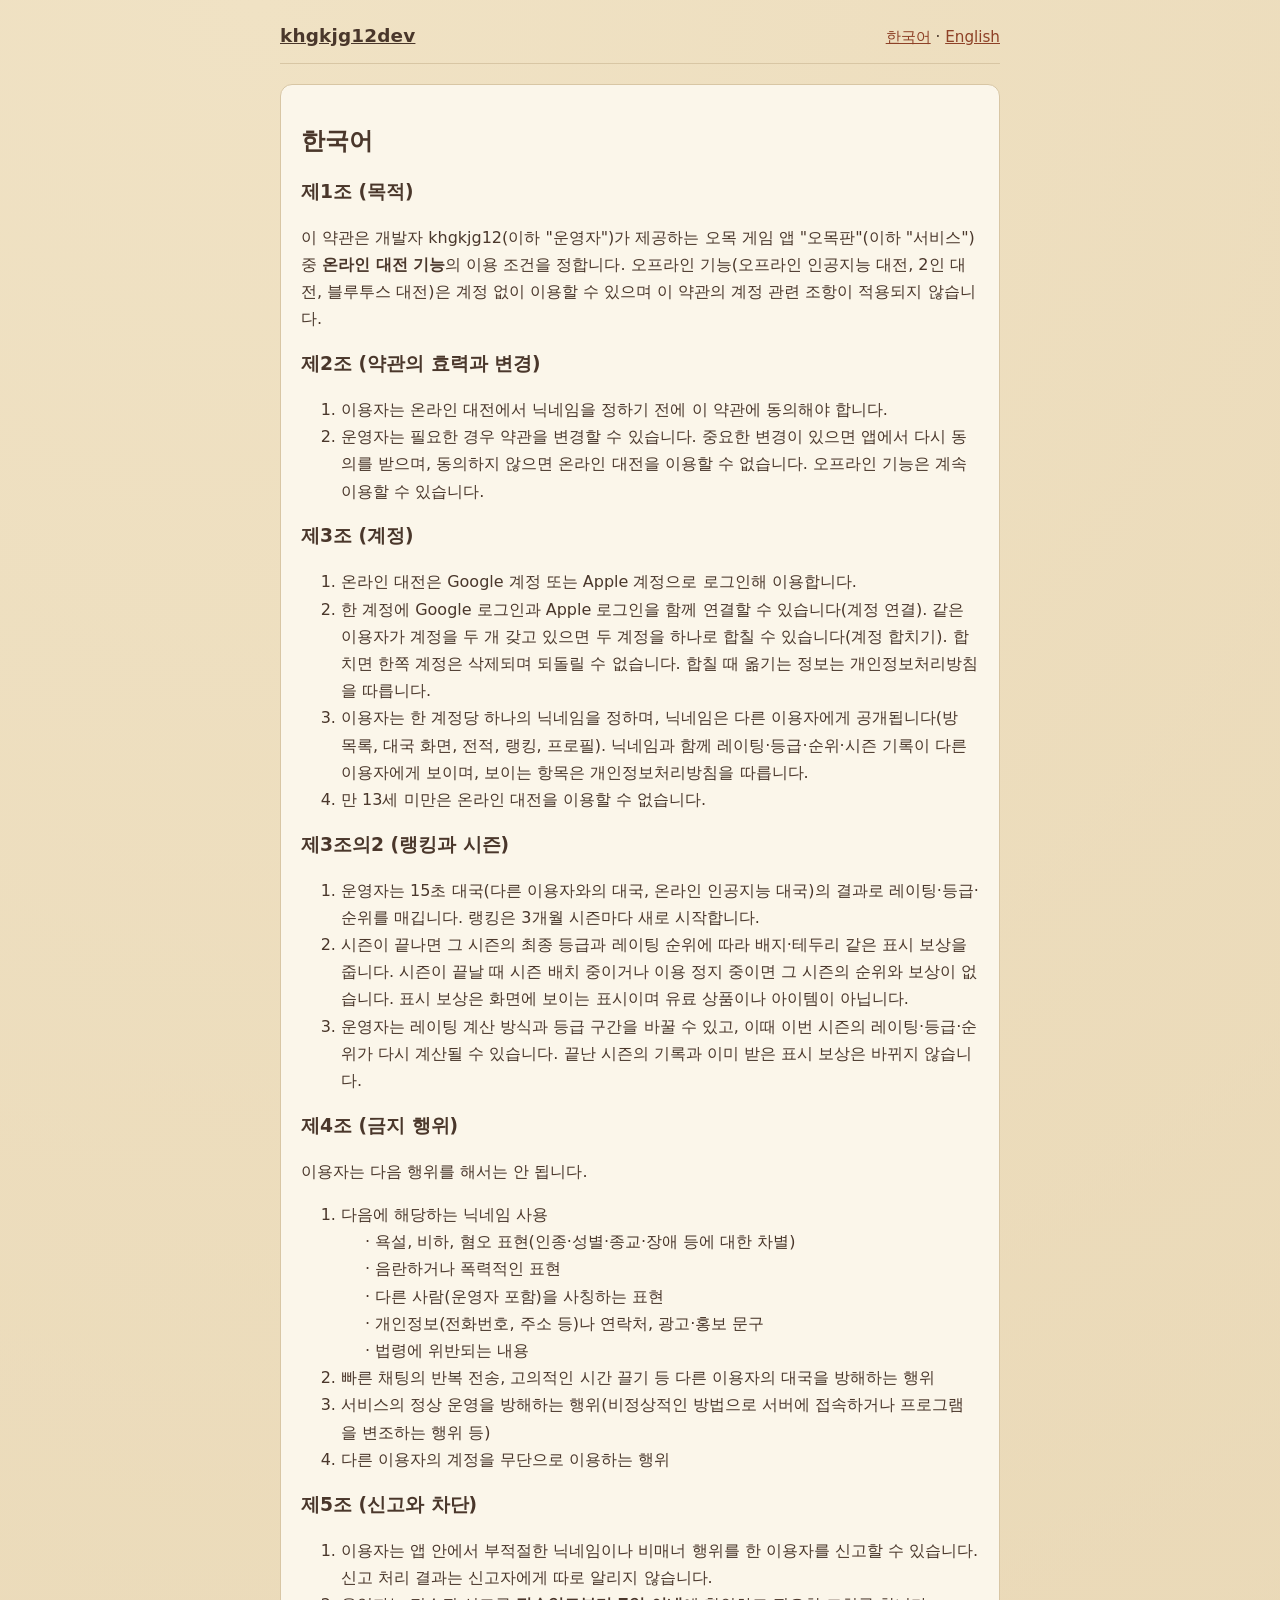
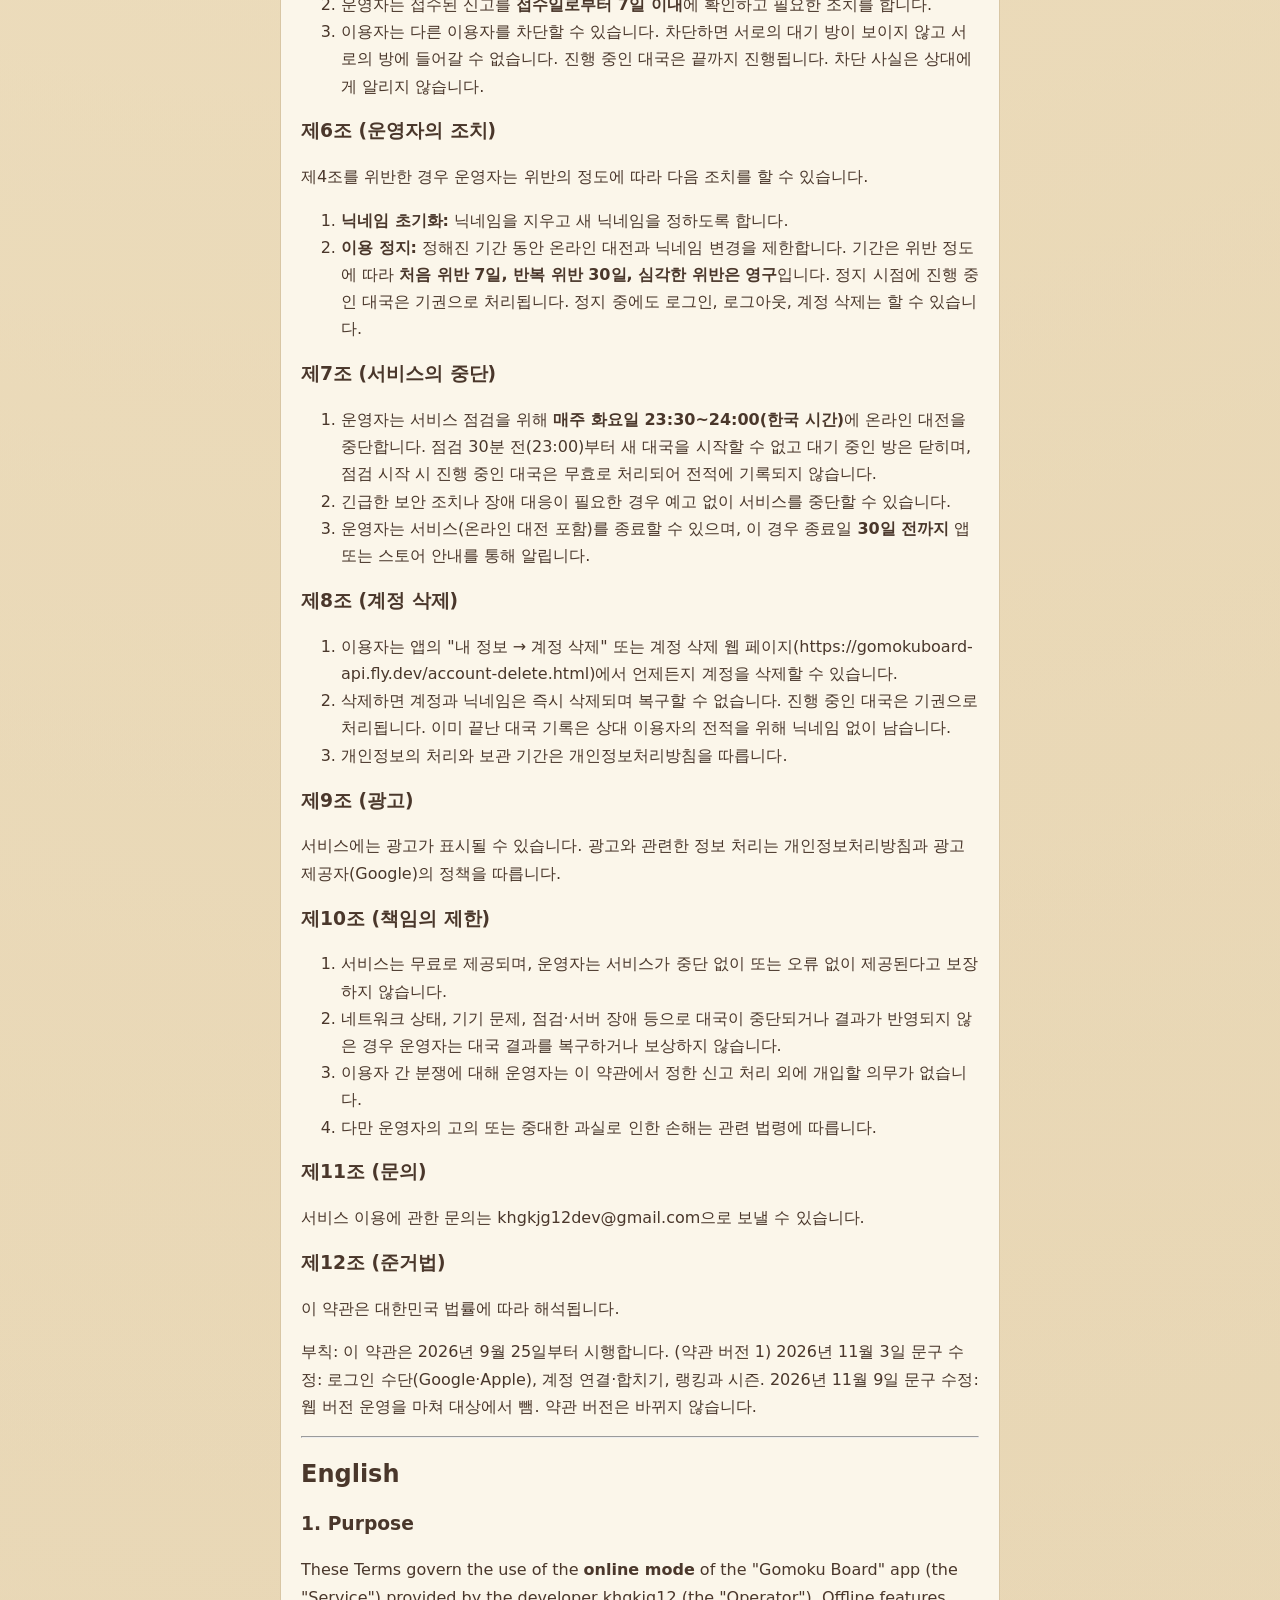
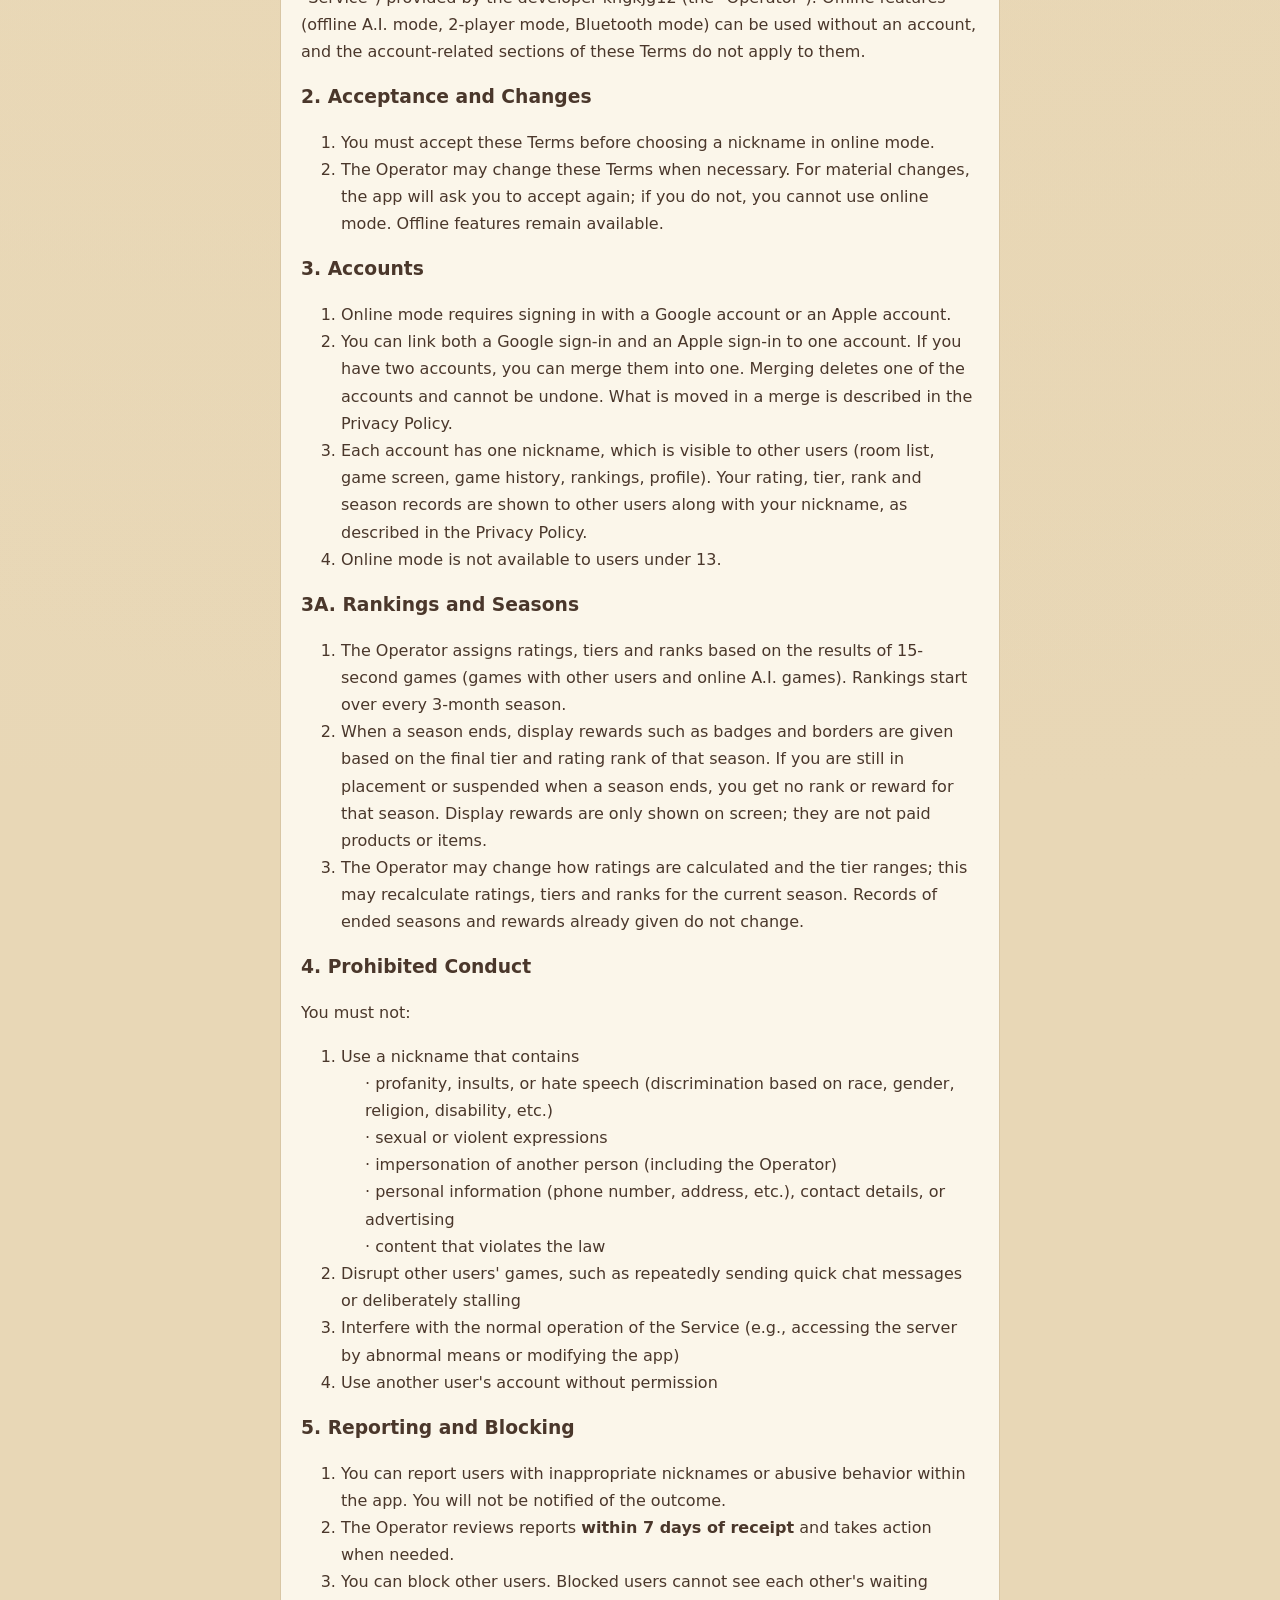
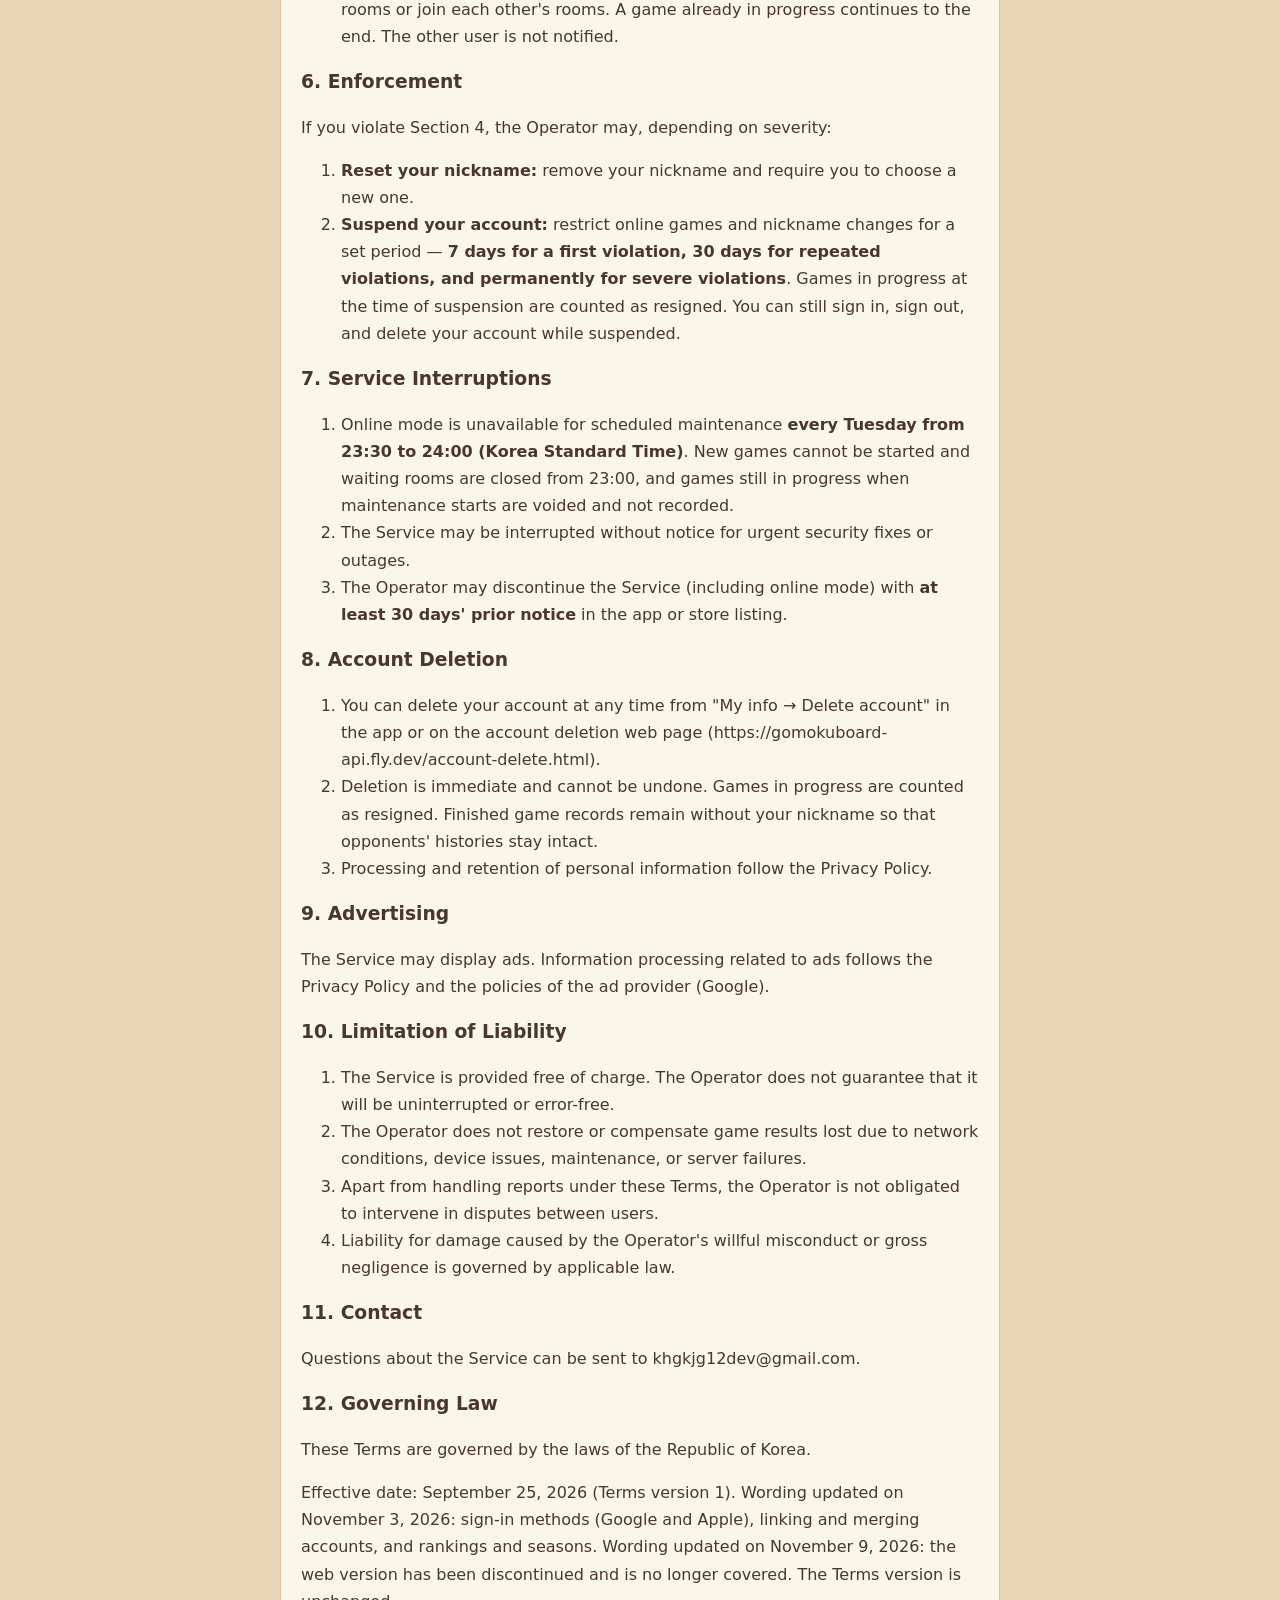
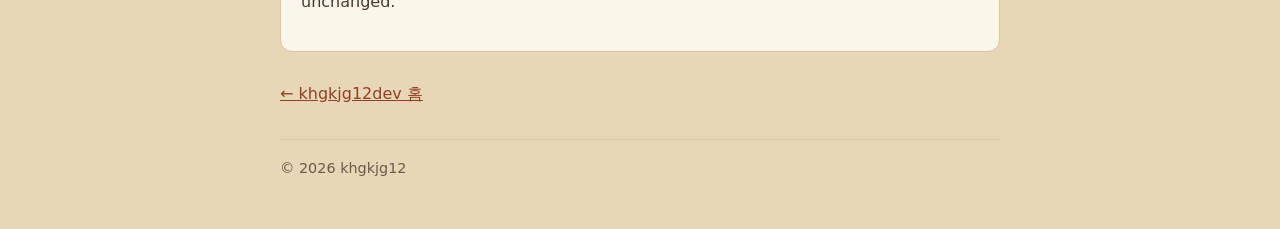
<file: gomoku/terms/index.html>
<!doctype html>
<html lang="ko">
  <head>
    <meta charset="utf-8" />
    <meta name="viewport" content="width=device-width, initial-scale=1" />
    <title>오목판 이용약관 | khgkjg12dev</title>
    <meta name="description" content="오목판 앱 온라인 대전의 이용약관(버전 1, 시행일 2026년 9월 25일, 2026년 11월 9일 문구 수정). 한국어·English." />
    <link rel="icon" href="/assets/gomoku-icon.png" />
    <link rel="stylesheet" href="/style.css" />
  </head>
  <body>
    <div class="wrap">
      <header class="site-head">
        <p class="site-title"><a href="/">khgkjg12dev</a></p>
        <nav class="lang-nav"><a href="#ko">한국어</a> · <a href="#en">English</a></nav>
      </header>

      <main class="doc">
<!-- 아래 본문은 블로그 게시본(docs/terms_of_service_blog.html)을 문장 그대로 옮긴 것이다. 내용은 고치지 않는다. -->
<div class="gomoku-terms" style="line-height:1.7">
<h2 id="ko">한국어</h2>
<h3>제1조 (목적)</h3>
<p>이 약관은 개발자 khgkjg12(이하 &quot;운영자&quot;)가 제공하는 오목 게임 앱 &quot;오목판&quot;(이하 &quot;서비스&quot;) 중 <strong>온라인 대전 기능</strong>의 이용 조건을 정합니다. 오프라인 기능(오프라인 인공지능 대전, 2인 대전, 블루투스 대전)은 계정 없이 이용할 수 있으며 이 약관의 계정 관련 조항이 적용되지 않습니다.</p>
<h3>제2조 (약관의 효력과 변경)</h3>
<ol>
<li value="1">이용자는 온라인 대전에서 닉네임을 정하기 전에 이 약관에 동의해야 합니다.</li>
<li value="2">운영자는 필요한 경우 약관을 변경할 수 있습니다. 중요한 변경이 있으면 앱에서 다시 동의를 받으며, 동의하지 않으면 온라인 대전을 이용할 수 없습니다. 오프라인 기능은 계속 이용할 수 있습니다.</li>
</ol>
<h3>제3조 (계정)</h3>
<ol>
<li value="1">온라인 대전은 Google 계정 또는 Apple 계정으로 로그인해 이용합니다.</li>
<li value="2">한 계정에 Google 로그인과 Apple 로그인을 함께 연결할 수 있습니다(계정 연결). 같은 이용자가 계정을 두 개 갖고 있으면 두 계정을 하나로 합칠 수 있습니다(계정 합치기). 합치면 한쪽 계정은 삭제되며 되돌릴 수 없습니다. 합칠 때 옮기는 정보는 개인정보처리방침을 따릅니다.</li>
<li value="3">이용자는 한 계정당 하나의 닉네임을 정하며, 닉네임은 다른 이용자에게 공개됩니다(방 목록, 대국 화면, 전적, 랭킹, 프로필). 닉네임과 함께 레이팅·등급·순위·시즌 기록이 다른 이용자에게 보이며, 보이는 항목은 개인정보처리방침을 따릅니다.</li>
<li value="4">만 13세 미만은 온라인 대전을 이용할 수 없습니다.</li>
</ol>
<h3>제3조의2 (랭킹과 시즌)</h3>
<ol>
<li value="1">운영자는 15초 대국(다른 이용자와의 대국, 온라인 인공지능 대국)의 결과로 레이팅·등급·순위를 매깁니다. 랭킹은 3개월 시즌마다 새로 시작합니다.</li>
<li value="2">시즌이 끝나면 그 시즌의 최종 등급과 레이팅 순위에 따라 배지·테두리 같은 표시 보상을 줍니다. 시즌이 끝날 때 시즌 배치 중이거나 이용 정지 중이면 그 시즌의 순위와 보상이 없습니다. 표시 보상은 화면에 보이는 표시이며 유료 상품이나 아이템이 아닙니다.</li>
<li value="3">운영자는 레이팅 계산 방식과 등급 구간을 바꿀 수 있고, 이때 이번 시즌의 레이팅·등급·순위가 다시 계산될 수 있습니다. 끝난 시즌의 기록과 이미 받은 표시 보상은 바뀌지 않습니다.</li>
</ol>
<h3>제4조 (금지 행위)</h3>
<p>이용자는 다음 행위를 해서는 안 됩니다.</p>
<ol>
<li value="1">다음에 해당하는 닉네임 사용</li>
<div style="margin-left:1.5em">· 욕설, 비하, 혐오 표현(인종·성별·종교·장애 등에 대한 차별)</div>
<div style="margin-left:1.5em">· 음란하거나 폭력적인 표현</div>
<div style="margin-left:1.5em">· 다른 사람(운영자 포함)을 사칭하는 표현</div>
<div style="margin-left:1.5em">· 개인정보(전화번호, 주소 등)나 연락처, 광고·홍보 문구</div>
<div style="margin-left:1.5em">· 법령에 위반되는 내용</div>
<li value="2">빠른 채팅의 반복 전송, 고의적인 시간 끌기 등 다른 이용자의 대국을 방해하는 행위</li>
<li value="3">서비스의 정상 운영을 방해하는 행위(비정상적인 방법으로 서버에 접속하거나 프로그램을 변조하는 행위 등)</li>
<li value="4">다른 이용자의 계정을 무단으로 이용하는 행위</li>
</ol>
<h3>제5조 (신고와 차단)</h3>
<ol>
<li value="1">이용자는 앱 안에서 부적절한 닉네임이나 비매너 행위를 한 이용자를 신고할 수 있습니다. 신고 처리 결과는 신고자에게 따로 알리지 않습니다.</li>
<li value="2">운영자는 접수된 신고를 <strong>접수일로부터 7일 이내</strong>에 확인하고 필요한 조치를 합니다.</li>
<li value="3">이용자는 다른 이용자를 차단할 수 있습니다. 차단하면 서로의 대기 방이 보이지 않고 서로의 방에 들어갈 수 없습니다. 진행 중인 대국은 끝까지 진행됩니다. 차단 사실은 상대에게 알리지 않습니다.</li>
</ol>
<h3>제6조 (운영자의 조치)</h3>
<p>제4조를 위반한 경우 운영자는 위반의 정도에 따라 다음 조치를 할 수 있습니다.</p>
<ol>
<li value="1"><strong>닉네임 초기화:</strong> 닉네임을 지우고 새 닉네임을 정하도록 합니다.</li>
<li value="2"><strong>이용 정지:</strong> 정해진 기간 동안 온라인 대전과 닉네임 변경을 제한합니다. 기간은 위반 정도에 따라 <strong>처음 위반 7일, 반복 위반 30일, 심각한 위반은 영구</strong>입니다. 정지 시점에 진행 중인 대국은 기권으로 처리됩니다. 정지 중에도 로그인, 로그아웃, 계정 삭제는 할 수 있습니다.</li>
</ol>
<h3>제7조 (서비스의 중단)</h3>
<ol>
<li value="1">운영자는 서비스 점검을 위해 <strong>매주 화요일 23:30~24:00(한국 시간)</strong>에 온라인 대전을 중단합니다. 점검 30분 전(23:00)부터 새 대국을 시작할 수 없고 대기 중인 방은 닫히며, 점검 시작 시 진행 중인 대국은 무효로 처리되어 전적에 기록되지 않습니다.</li>
<li value="2">긴급한 보안 조치나 장애 대응이 필요한 경우 예고 없이 서비스를 중단할 수 있습니다.</li>
<li value="3">운영자는 서비스(온라인 대전 포함)를 종료할 수 있으며, 이 경우 종료일 <strong>30일 전까지</strong> 앱 또는 스토어 안내를 통해 알립니다.</li>
</ol>
<h3>제8조 (계정 삭제)</h3>
<ol>
<li value="1">이용자는 앱의 &quot;내 정보 → 계정 삭제&quot; 또는 계정 삭제 웹 페이지(https://gomokuboard-api.fly.dev/account-delete.html)에서 언제든지 계정을 삭제할 수 있습니다.</li>
<li value="2">삭제하면 계정과 닉네임은 즉시 삭제되며 복구할 수 없습니다. 진행 중인 대국은 기권으로 처리됩니다. 이미 끝난 대국 기록은 상대 이용자의 전적을 위해 닉네임 없이 남습니다.</li>
<li value="3">개인정보의 처리와 보관 기간은 개인정보처리방침을 따릅니다.</li>
</ol>
<h3>제9조 (광고)</h3>
<p>서비스에는 광고가 표시될 수 있습니다. 광고와 관련한 정보 처리는 개인정보처리방침과 광고 제공자(Google)의 정책을 따릅니다.</p>
<h3>제10조 (책임의 제한)</h3>
<ol>
<li value="1">서비스는 무료로 제공되며, 운영자는 서비스가 중단 없이 또는 오류 없이 제공된다고 보장하지 않습니다.</li>
<li value="2">네트워크 상태, 기기 문제, 점검·서버 장애 등으로 대국이 중단되거나 결과가 반영되지 않은 경우 운영자는 대국 결과를 복구하거나 보상하지 않습니다.</li>
<li value="3">이용자 간 분쟁에 대해 운영자는 이 약관에서 정한 신고 처리 외에 개입할 의무가 없습니다.</li>
<li value="4">다만 운영자의 고의 또는 중대한 과실로 인한 손해는 관련 법령에 따릅니다.</li>
</ol>
<h3>제11조 (문의)</h3>
<p>서비스 이용에 관한 문의는 khgkjg12dev@gmail.com으로 보낼 수 있습니다.</p>
<h3>제12조 (준거법)</h3>
<p>이 약관은 대한민국 법률에 따라 해석됩니다.</p>
<p>부칙: 이 약관은 2026년 9월 25일부터 시행합니다. (약관 버전 1) 2026년 11월 3일 문구 수정: 로그인 수단(Google·Apple), 계정 연결·합치기, 랭킹과 시즌. 2026년 11월 9일 문구 수정: 웹 버전 운영을 마쳐 대상에서 뺌. 약관 버전은 바뀌지 않습니다.</p>
<hr>
<h2 id="en" lang="en">English</h2>
<h3>1. Purpose</h3>
<p>These Terms govern the use of the <strong>online mode</strong> of the &quot;Gomoku Board&quot; app (the &quot;Service&quot;) provided by the developer khgkjg12 (the &quot;Operator&quot;). Offline features (offline A.I. mode, 2-player mode, Bluetooth mode) can be used without an account, and the account-related sections of these Terms do not apply to them.</p>
<h3>2. Acceptance and Changes</h3>
<ol>
<li value="1">You must accept these Terms before choosing a nickname in online mode.</li>
<li value="2">The Operator may change these Terms when necessary. For material changes, the app will ask you to accept again; if you do not, you cannot use online mode. Offline features remain available.</li>
</ol>
<h3>3. Accounts</h3>
<ol>
<li value="1">Online mode requires signing in with a Google account or an Apple account.</li>
<li value="2">You can link both a Google sign-in and an Apple sign-in to one account. If you have two accounts, you can merge them into one. Merging deletes one of the accounts and cannot be undone. What is moved in a merge is described in the Privacy Policy.</li>
<li value="3">Each account has one nickname, which is visible to other users (room list, game screen, game history, rankings, profile). Your rating, tier, rank and season records are shown to other users along with your nickname, as described in the Privacy Policy.</li>
<li value="4">Online mode is not available to users under 13.</li>
</ol>
<h3>3A. Rankings and Seasons</h3>
<ol>
<li value="1">The Operator assigns ratings, tiers and ranks based on the results of 15-second games (games with other users and online A.I. games). Rankings start over every 3-month season.</li>
<li value="2">When a season ends, display rewards such as badges and borders are given based on the final tier and rating rank of that season. If you are still in placement or suspended when a season ends, you get no rank or reward for that season. Display rewards are only shown on screen; they are not paid products or items.</li>
<li value="3">The Operator may change how ratings are calculated and the tier ranges; this may recalculate ratings, tiers and ranks for the current season. Records of ended seasons and rewards already given do not change.</li>
</ol>
<h3>4. Prohibited Conduct</h3>
<p>You must not:</p>
<ol>
<li value="1">Use a nickname that contains</li>
<div style="margin-left:1.5em">· profanity, insults, or hate speech (discrimination based on race, gender, religion, disability, etc.)</div>
<div style="margin-left:1.5em">· sexual or violent expressions</div>
<div style="margin-left:1.5em">· impersonation of another person (including the Operator)</div>
<div style="margin-left:1.5em">· personal information (phone number, address, etc.), contact details, or advertising</div>
<div style="margin-left:1.5em">· content that violates the law</div>
<li value="2">Disrupt other users&#x27; games, such as repeatedly sending quick chat messages or deliberately stalling</li>
<li value="3">Interfere with the normal operation of the Service (e.g., accessing the server by abnormal means or modifying the app)</li>
<li value="4">Use another user&#x27;s account without permission</li>
</ol>
<h3>5. Reporting and Blocking</h3>
<ol>
<li value="1">You can report users with inappropriate nicknames or abusive behavior within the app. You will not be notified of the outcome.</li>
<li value="2">The Operator reviews reports <strong>within 7 days of receipt</strong> and takes action when needed.</li>
<li value="3">You can block other users. Blocked users cannot see each other&#x27;s waiting rooms or join each other&#x27;s rooms. A game already in progress continues to the end. The other user is not notified.</li>
</ol>
<h3>6. Enforcement</h3>
<p>If you violate Section 4, the Operator may, depending on severity:</p>
<ol>
<li value="1"><strong>Reset your nickname:</strong> remove your nickname and require you to choose a new one.</li>
<li value="2"><strong>Suspend your account:</strong> restrict online games and nickname changes for a set period — <strong>7 days for a first violation, 30 days for repeated violations, and permanently for severe violations</strong>. Games in progress at the time of suspension are counted as resigned. You can still sign in, sign out, and delete your account while suspended.</li>
</ol>
<h3>7. Service Interruptions</h3>
<ol>
<li value="1">Online mode is unavailable for scheduled maintenance <strong>every Tuesday from 23:30 to 24:00 (Korea Standard Time)</strong>. New games cannot be started and waiting rooms are closed from 23:00, and games still in progress when maintenance starts are voided and not recorded.</li>
<li value="2">The Service may be interrupted without notice for urgent security fixes or outages.</li>
<li value="3">The Operator may discontinue the Service (including online mode) with <strong>at least 30 days&#x27; prior notice</strong> in the app or store listing.</li>
</ol>
<h3>8. Account Deletion</h3>
<ol>
<li value="1">You can delete your account at any time from &quot;My info → Delete account&quot; in the app or on the account deletion web page (https://gomokuboard-api.fly.dev/account-delete.html).</li>
<li value="2">Deletion is immediate and cannot be undone. Games in progress are counted as resigned. Finished game records remain without your nickname so that opponents&#x27; histories stay intact.</li>
<li value="3">Processing and retention of personal information follow the Privacy Policy.</li>
</ol>
<h3>9. Advertising</h3>
<p>The Service may display ads. Information processing related to ads follows the Privacy Policy and the policies of the ad provider (Google).</p>
<h3>10. Limitation of Liability</h3>
<ol>
<li value="1">The Service is provided free of charge. The Operator does not guarantee that it will be uninterrupted or error-free.</li>
<li value="2">The Operator does not restore or compensate game results lost due to network conditions, device issues, maintenance, or server failures.</li>
<li value="3">Apart from handling reports under these Terms, the Operator is not obligated to intervene in disputes between users.</li>
<li value="4">Liability for damage caused by the Operator&#x27;s willful misconduct or gross negligence is governed by applicable law.</li>
</ol>
<h3>11. Contact</h3>
<p>Questions about the Service can be sent to khgkjg12dev@gmail.com.</p>
<h3>12. Governing Law</h3>
<p>These Terms are governed by the laws of the Republic of Korea.</p>
<p>Effective date: September 25, 2026 (Terms version 1). Wording updated on November 3, 2026: sign-in methods (Google and Apple), linking and merging accounts, and rankings and seasons. Wording updated on November 9, 2026: the web version has been discontinued and is no longer covered. The Terms version is unchanged.</p>
</div>
      </main>

      <p><a class="back" href="/">← khgkjg12dev 홈</a></p>
      <footer class="site-foot">© 2026 khgkjg12</footer>
    </div>
  </body>
</html>
</file>
<file: style.css>
/*
  khgkjg12dev 개발자 홈 — 빌드 도구·외부 자원 없이 쓰는 한 장짜리 스타일.
  글꼴은 시스템 글꼴만 쓴다(웹 폰트·CDN 없음). 색은 오목판 앱의 나무·양피지 톤을 가볍게 따른다.
*/
:root {
  --ink: #4a372b;
  --ink-soft: #6d5949;
  --parchment: #f6ecd6;
  --paper: #fbf6ea;
  --line: #d8c6a4;
  --brick: #b4593c;
  --brick-dark: #8e4127;
  --wood: #c8a273;
}

* {
  box-sizing: border-box;
}

html {
  -webkit-text-size-adjust: 100%;
}

body {
  margin: 0;
  padding: 0 16px 48px;
  background-color: #e8d7b6;
  background-image: radial-gradient(
      circle at 20% 0%,
      #f0e2c4 0%,
      transparent 60%
    ),
    radial-gradient(circle at 80% 10%, #e2cda6 0%, transparent 55%);
  color: var(--ink);
  font-family:
    system-ui,
    -apple-system,
    'Segoe UI',
    Roboto,
    'Helvetica Neue',
    'Noto Sans KR',
    sans-serif;
  font-size: 16px;
  line-height: 1.7;
}

.wrap {
  max-width: 720px;
  margin: 0 auto;
}

/* 머리글: 사이트 이름과 언어 이동 */
.site-head {
  display: flex;
  flex-wrap: wrap;
  align-items: baseline;
  justify-content: space-between;
  gap: 8px;
  padding: 20px 0 12px;
  border-bottom: 1px solid var(--line);
}

.site-head a {
  color: inherit;
}

.site-title {
  margin: 0;
  font-size: 1.15rem;
  font-weight: 700;
  letter-spacing: 0.01em;
}

.lang-nav {
  font-size: 0.95rem;
}

.lang-nav a {
  color: var(--brick-dark);
}

/* 본문 카드 */
.card {
  margin: 20px 0;
  padding: 20px;
  background: var(--paper);
  border: 1px solid var(--line);
  border-radius: 12px;
}

.intro {
  margin: 24px 0 8px;
  font-size: 1.05rem;
}

.app-card {
  display: flex;
  gap: 16px;
  align-items: flex-start;
}

/* 스토어 아이콘은 투명한 여백 없이 꽉 찬 정사각형이라 모서리는 여기서 둥글린다(Play 모양과 비슷하게 20%) */
.app-card img {
  width: 72px;
  height: 72px;
  flex: 0 0 auto;
  border-radius: 20%;
}

.app-card h2 {
  margin: 0 0 4px;
  font-size: 1.2rem;
}

.app-card p {
  margin: 0 0 12px;
  color: var(--ink-soft);
}

.button {
  display: inline-block;
  padding: 10px 18px;
  min-height: 44px;
  background: var(--brick);
  border: 1px solid var(--brick-dark);
  border-radius: 8px;
  color: #fdf7e8;
  font-size: 0.95rem;
  line-height: 1.5;
  text-decoration: none;
}

.button:hover,
.button:focus {
  background: var(--brick-dark);
}

.store-buttons {
  display: flex;
  flex-wrap: wrap;
  gap: 8px;
}

.links {
  margin: 0;
  padding: 0;
  list-style: none;
}

.links li {
  padding: 6px 0;
}

.links a,
.contact a {
  color: var(--brick-dark);
}

.site-foot {
  margin-top: 32px;
  padding-top: 16px;
  border-top: 1px solid var(--line);
  color: var(--ink-soft);
  font-size: 0.9rem;
}

/* 방침·약관 본문(블로그 게시본을 그대로 옮긴 부분을 감싼다) */
.doc {
  margin: 20px 0;
  padding: 20px;
  background: var(--paper);
  border: 1px solid var(--line);
  border-radius: 12px;
  overflow-wrap: break-word;
}

.doc h1 {
  font-size: 1.5rem;
}

.doc h2,
.doc h3 {
  line-height: 1.4;
}

.doc a {
  color: var(--brick-dark);
}

.doc table {
  border-collapse: collapse;
  width: 100%;
}

.doc th,
.doc td {
  border: 1px solid var(--line);
  padding: 6px 8px;
  text-align: left;
  vertical-align: top;
}

.back {
  display: inline-block;
  margin-top: 8px;
  color: var(--brick-dark);
}

@media (max-width: 420px) {
  body {
    padding: 0 12px 40px;
  }

  .card,
  .doc {
    padding: 16px;
  }

  .app-card img {
    width: 60px;
    height: 60px;
  }
}
</file>
